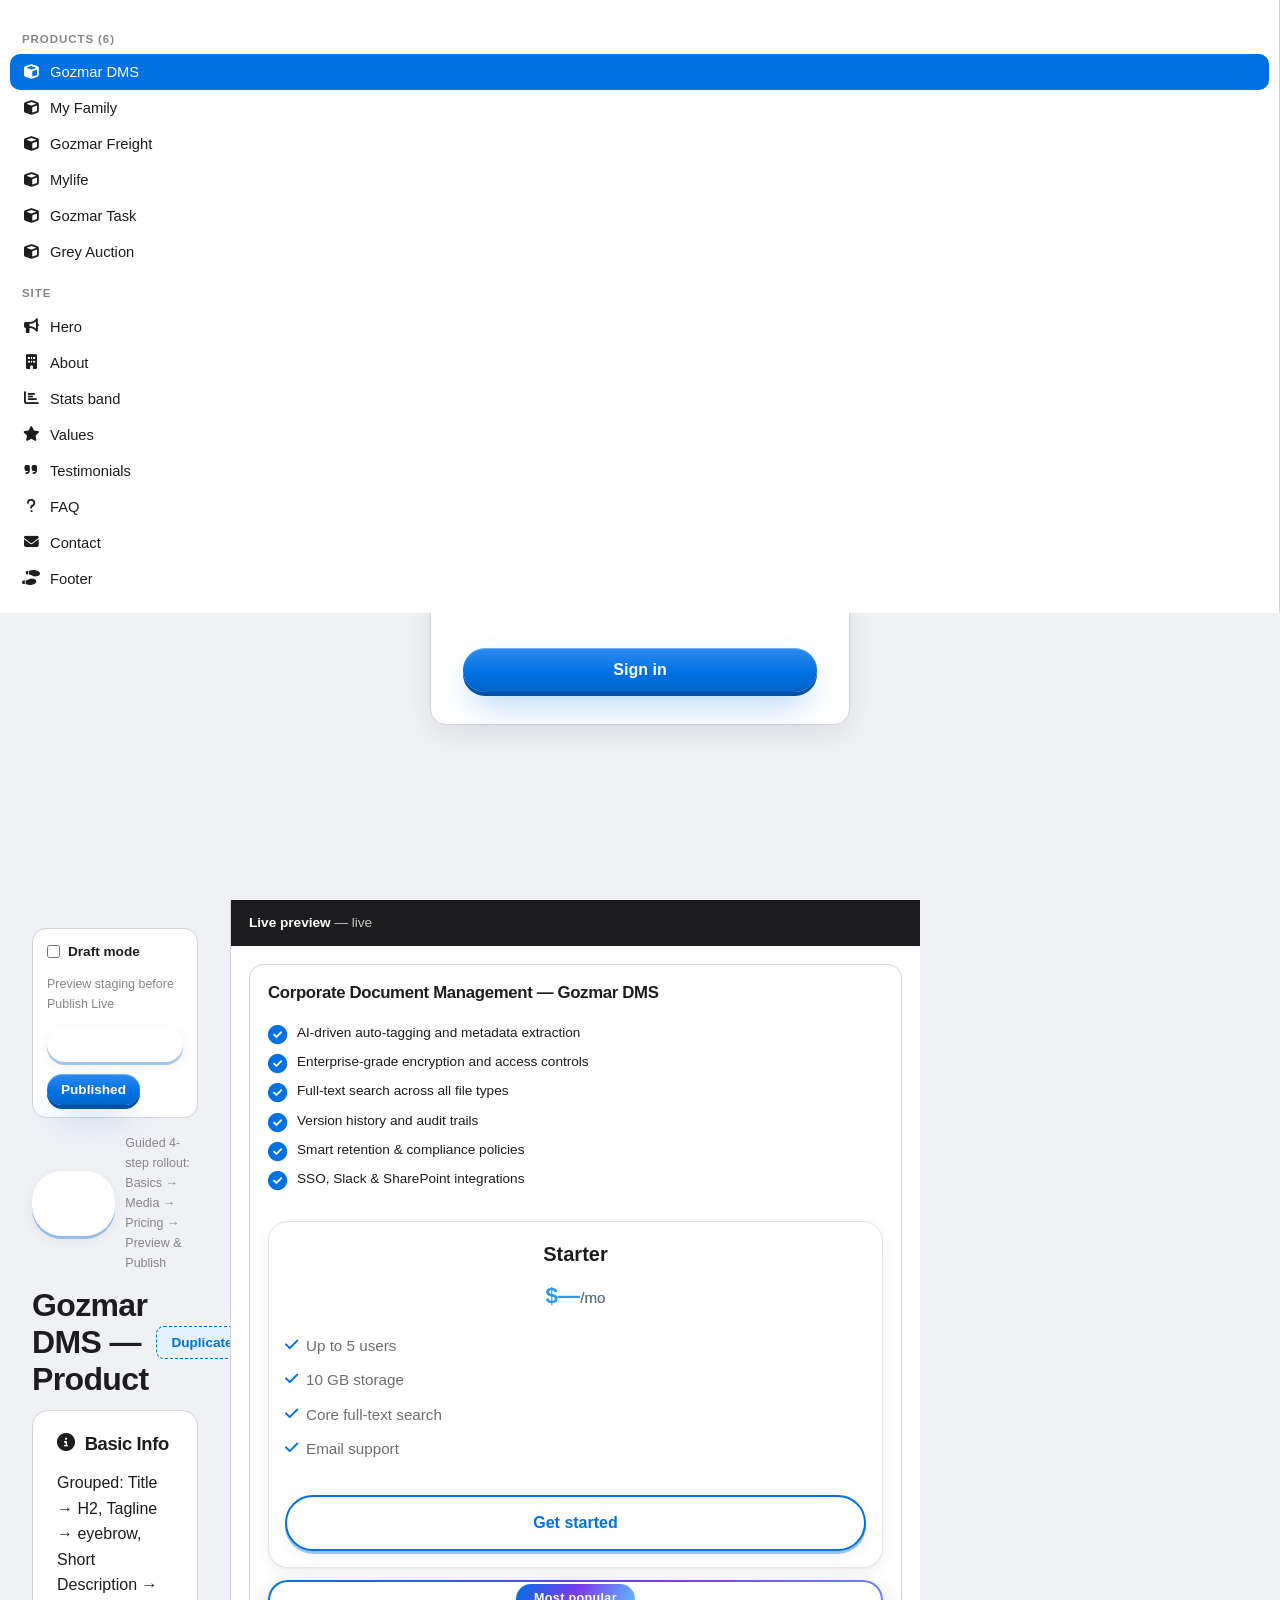
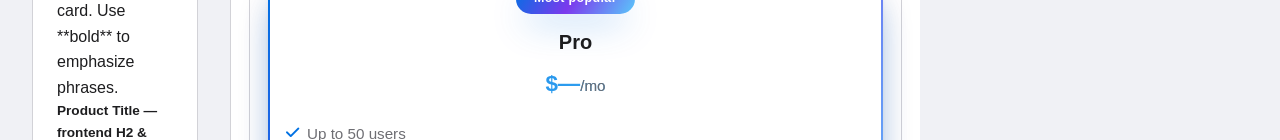
<file: admin.html>
<!DOCTYPE html>
<html lang="en">
<head>
    <meta charset="UTF-8">
    <meta name="viewport" content="width=device-width, initial-scale=1.0">
    <title>Gozmar CMS — Admin Dashboard</title>
    <meta name="robots" content="noindex">
    <link rel="stylesheet" href="https://cdnjs.cloudflare.com/ajax/libs/font-awesome/6.5.2/css/all.min.css">
    <link rel="stylesheet" href="css/styles.css?v=20260828b">
    <link rel="stylesheet" href="css/admin.css?v=20260828b">
</head>
<body class="admin-body">
    <header class="admin-topbar">
        <div class="admin-brand"><i class="fas fa-cube"></i> Gozmar <span>CMS</span></div>
        <div class="admin-actions">
            <span id="cmsMode" class="dirty-flag" hidden></span>
            <span id="dirtyFlag" class="dirty-flag" hidden>● Unsaved changes</span>
            <a href="index.html" target="_blank" class="btn btn-outline btn-sm">View site ↗</a>
            <button id="btnPublish" class="btn btn-outline btn-sm">Save to DB</button>
            <button id="btnSignOut" class="btn btn-outline btn-sm" hidden>Sign out</button>
            <button id="btnImport" class="btn btn-outline btn-sm">Import</button>
            <button id="btnExport" class="btn btn-outline btn-sm">Export</button>
            <button id="btnReset" class="btn btn-outline btn-sm">Reset</button>
            <button id="btnSave" class="btn btn-primary btn-sm">Save changes</button>
            <input type="file" id="fileImport" accept="application/json" hidden>
        </div>
    </header>

    <section id="authGate" class="auth-gate" aria-labelledby="authTitle">
        <div class="auth-card">
            <div class="admin-brand auth-brand"><i class="fas fa-lock"></i> Gozmar <span>CMS</span></div>
            <h1 id="authTitle">Admin sign in</h1>
            <p>Sign in with your PocketBase admin account to manage published content. Leave empty PocketBase URL in <code>js/cms-config.js</code> for local-only mode.</p>
            <form id="loginForm" novalidate>
                <div class="field">
                    <label for="loginEmail">Email</label>
                    <input type="email" id="loginEmail" autocomplete="username" required>
                </div>
                <div class="field">
                    <label for="loginPassword">Password</label>
                    <input type="password" id="loginPassword" autocomplete="current-password" required>
                </div>
                <p id="loginStatus" class="login-status" role="alert" aria-live="polite"></p>
                <button type="submit" class="btn btn-primary">Sign in</button>
            </form>
        </div>
    </section>

    <div id="adminLayout" class="admin-layout" hidden>
        <nav class="admin-sidebar" id="tabs" aria-label="Content sections"></nav>
        <main class="admin-main">
            <!-- Draft & Preview bar (Staging → Publish Live safety) -->
            <div id="draftBar" class="draft-bar" hidden>
                <label class="draft-toggle"><input type="checkbox" id="draftToggle"> <span>Draft mode</span> <span id="draftBadge" class="badge badge-draft" hidden>Draft — not live</span></label>
                <span class="draft-hint">Preview staging before Publish Live</span>
                <button id="btnPreviewStaging" class="btn btn-outline btn-sm">Preview staging</button>
                <button id="btnPublishLive" class="btn btn-primary btn-sm">Publish Live</button>
            </div>
            <!-- New product wizard trigger -->
            <div class="wizard-trigger">
                <button id="btnNewProduct" class="btn btn-outline btn-sm"><i class="fas fa-plus"></i> New product (wizard)</button>
                <span class="hint">Guided 4-step rollout: Basics → Media → Pricing → Preview & Publish</span>
            </div>
            <div id="adminRoot" class="admin-form"></div>
            <!-- Wizard modal -->
            <div id="wizardModal" class="wizard-modal" hidden role="dialog" aria-modal="true" aria-labelledby="wizardTitle">
                <div class="wizard-card">
                    <div class="wizard-head">
                        <h2 id="wizardTitle"><i class="fas fa-wand-magic-sparkles"></i> New Product — Step <span id="wizStepNum">1</span> of 4</h2>
                        <button id="wizClose" class="icon-btn" aria-label="Close">✕</button>
                    </div>
                    <div class="wizard-steps">
                        <span class="wiz-step active" data-s="1">1 Basics</span><span class="wiz-sep">—</span>
                        <span class="wiz-step" data-s="2">2 Media & Features</span><span class="wiz-sep">—</span>
                        <span class="wiz-step" data-s="3">3 Pricing & Relations</span><span class="wiz-sep">—</span>
                        <span class="wiz-step" data-s="4">4 Preview & Publish</span>
                    </div>
                    <div id="wizBody" class="wizard-body"></div>
                    <div class="wizard-foot">
                        <button id="wizBack" class="btn btn-outline btn-sm" disabled>Back</button>
                        <span style="flex:1"></span>
                        <button id="wizNext" class="btn btn-primary btn-sm">Next →</button>
                        <button id="wizCreate" class="btn btn-primary btn-sm" hidden>Create product</button>
                    </div>
                </div>
            </div>
        </main>
        <aside class="admin-preview">
            <div class="preview-head">Live preview <span id="previewMode" class="preview-mode">— live</span></div>
            <div id="preview" class="preview-body"></div>
        </aside>
    </div>

    <script src="js/cms-config.js?v=20260828b"></script>
    <script src="js/cms-data.js?v=20260828b"></script>
    <script src="js/cms.js?v=20260828b"></script>
    <script src="js/admin.js?v=20260828b"></script>
    <script>
      // Cache-bust + localStorage migration guard: clear corrupted old saves
      (function(){
        try {
          var raw = localStorage.getItem('gozmar_cms_v1');
          if(raw){
            var d = JSON.parse(raw);
            if(!d.products || !d.site) throw new Error('invalid');
            // if old products lack new fields, force refresh from defaults on next load
            var needsMigrate = Object.values(d.products).some(function(p){ return !p.commerce || !p.media || !Array.isArray(p.media.images); });
            if(needsMigrate) {
              console.warn('Migrating old CMS data — clearing stale localStorage');
              localStorage.removeItem('gozmar_cms_v1');
              location.reload();
            }
          }
        } catch(e){ try{ localStorage.removeItem('gozmar_cms_v1'); }catch(ee){} }
        // Global error trap to show why admin is blank
        window.addEventListener('error', function(ev){
          var root = document.getElementById('adminRoot');
          if(root && !root.innerHTML.trim()){
            root.innerHTML = '<div class="section-block" style="border-color:#f5b5b5;background:#fff0f0"><h2>Admin failed to load</h2><p style="color:#8a0010">'+ (ev.message||ev.error||'Unknown error') +'</p><p class="hint">Try: hard refresh Ctrl+F5, then <a href="#" onclick="localStorage.removeItem(\'gozmar_cms_v1\');location.reload();return false">clear saved data and reload</a>. Check console (F12) for details.</p></div>';
          }
        });
      })();
    </script>
</body>
</html>
</file>
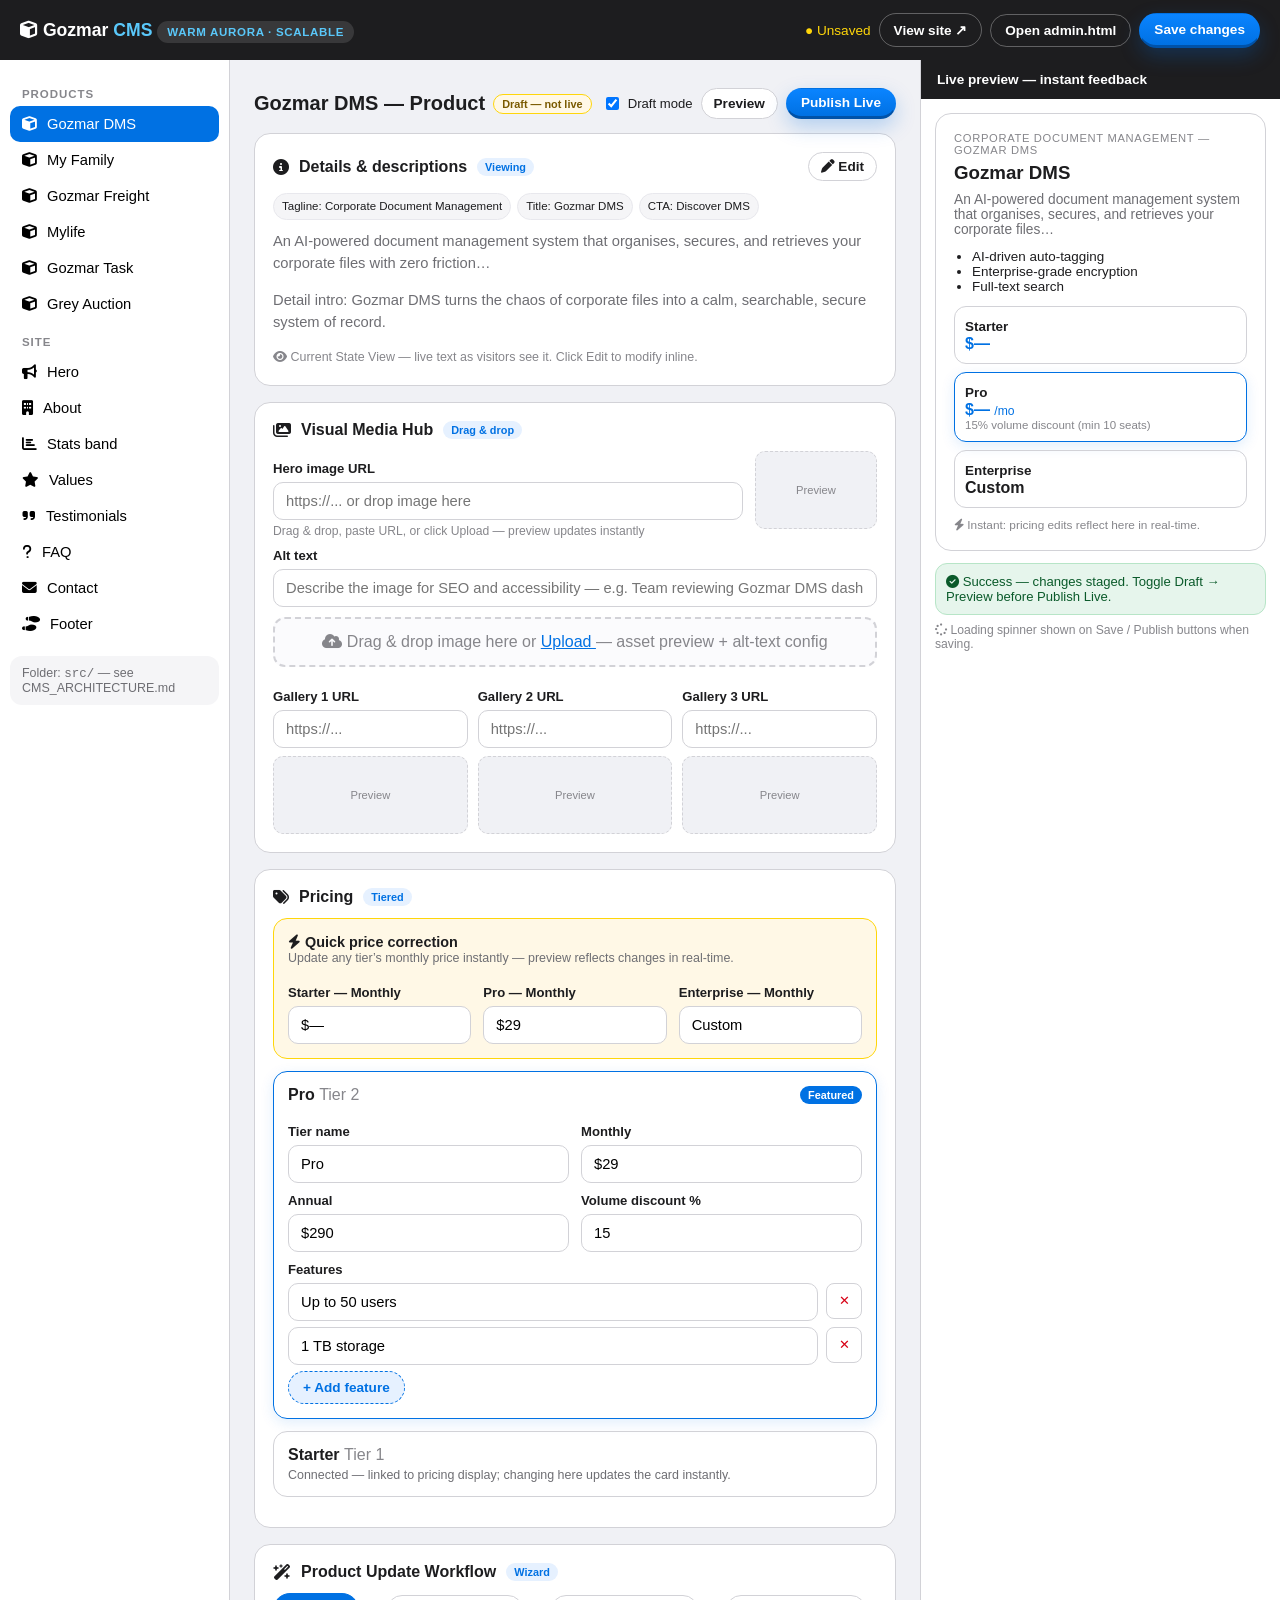
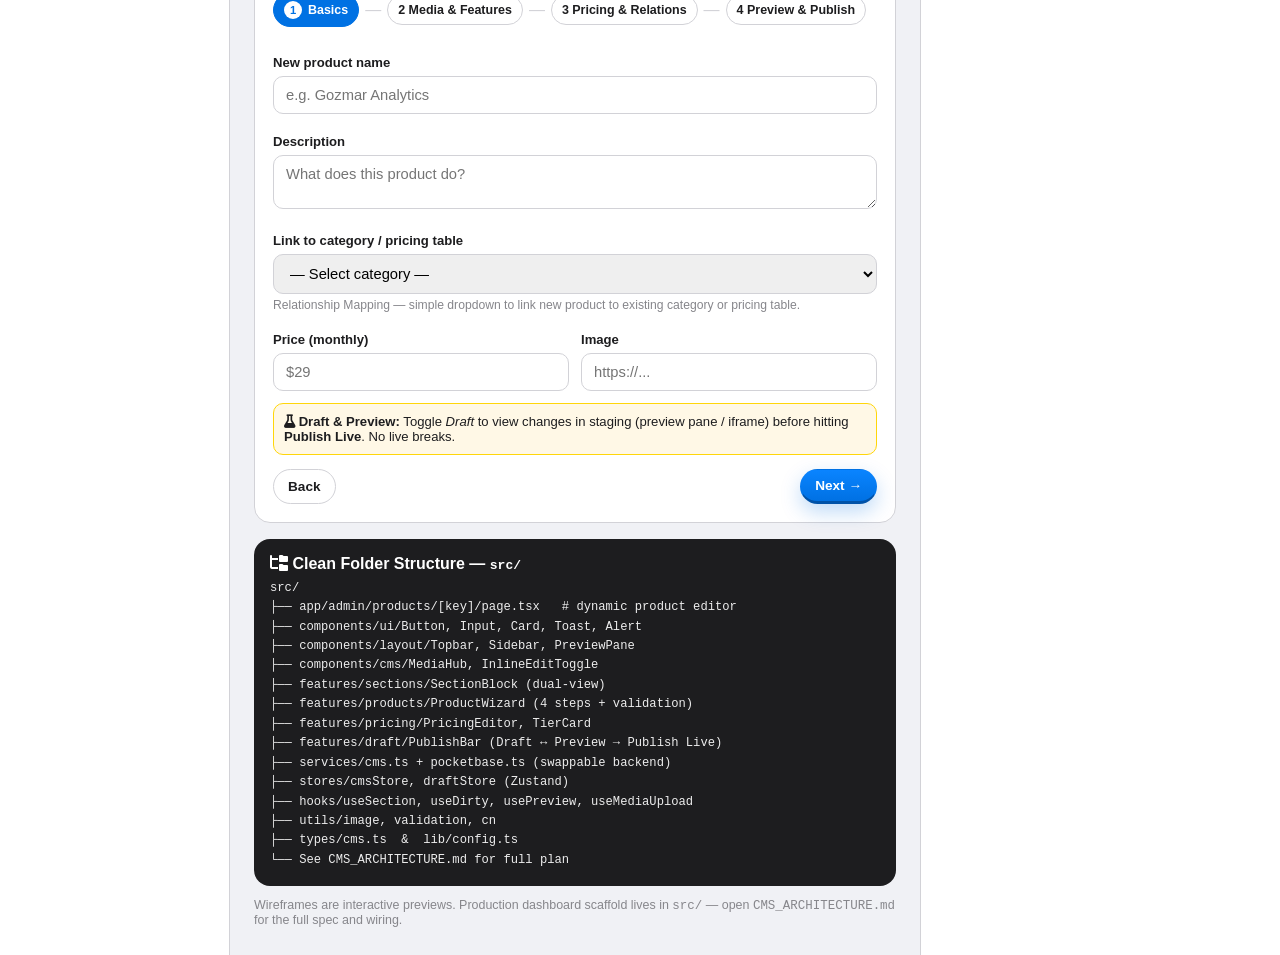
<file: cms-wireframes.html>
<!DOCTYPE html>
<html lang="en">
<head>
<meta charset="UTF-8">
<meta name="viewport" content="width=device-width, initial-scale=1.0">
<title>Gozmar CMS — Wireframes & Architecture Preview</title>
<link rel="stylesheet" href="https://cdnjs.cloudflare.com/ajax/libs/font-awesome/6.5.2/css/all.min.css">
<style>
*{box-sizing:border-box} body{margin:0;font-family:-apple-system,BlinkMacSystemFont,"Segoe UI",Roboto,Helvetica,Arial,sans-serif;background:#f0f1f5;color:#1d1d1f}
a{color:inherit}
.topbar{height:60px;display:flex;align-items:center;justify-content:space-between;padding:0 20px;background:#1d1d1f;color:#fff;position:sticky;top:0;z-index:10}
.brand{font-weight:700;font-size:1.1rem}.brand span{color:#5ac8fa}
.pill{font-size:.72rem;letter-spacing:.06em;text-transform:uppercase;background:rgba(255,255,255,.12);padding:5px 10px;border-radius:999px}
.btn{border-radius:999px;padding:8px 14px;font-size:.85rem;font-weight:600;border:1px solid transparent;cursor:pointer}
.btn-primary{background:linear-gradient(180deg,#0a84ff,#0071e3);color:#fff;border-bottom:3px solid #0052a8;box-shadow:0 8px 20px rgba(0,113,227,.25)}
.btn-outline{background:#fff;border-color:#d2d2d7;color:#1d1d1f}
.btn-ghost{background:transparent;border-color:rgba(255,255,255,.3);color:#fff}
.shell{display:grid;grid-template-columns:230px 1fr 360px;min-height:calc(100vh - 60px)}
.sidebar{background:#fff;border-right:1px solid #d2d2d7;padding:14px 10px;overflow:auto}
.group{font-size:.72rem;letter-spacing:.08em;text-transform:uppercase;color:#86868b;font-weight:700;padding:14px 12px 6px}
.tab{width:100%;text-align:left;display:flex;gap:10px;align-items:center;padding:10px 12px;border-radius:10px;border:none;background:none;cursor:pointer;font-size:.92rem}
.tab.active{background:#0071e3;color:#fff}.tab:hover:not(.active){background:#f0f1f5}
.main{overflow:auto;padding:28px 24px}
.preview{background:#fff;border-left:1px solid #d2d2d7;overflow:auto}
.preview-head{position:sticky;top:0;background:#1d1d1f;color:#fff;padding:12px 16px;font-size:.85rem;font-weight:600}
.card{background:#fff;border:1px solid #d2d2d7;border-radius:16px;padding:18px;margin-bottom:16px}
.card.editing{border-color:#0071e3;box-shadow:0 4px 14px rgba(0,113,227,.12);outline:1px solid rgba(0,113,227,.18)}
.card-head{display:flex;align-items:center;gap:10px;margin-bottom:12px}
.badge{font-size:.68rem;font-weight:700;padding:3px 8px;border-radius:999px}
.badge-view{background:#e6f1ff;color:#0071e3}.badge-edit{background:#0071e3;color:#fff}
.badge-draft{background:#fff8e6;color:#7a5a00;border:1px solid #ffd60a}
.field label{display:block;font-size:.82rem;font-weight:600;margin:10px 0 6px}
.field input,.field textarea,.field select{width:100%;padding:10px 12px;border:1px solid #d2d2d7;border-radius:10px;font:inherit;font-size:.92rem}
.field input:focus,.field textarea:focus,.field select:focus{outline:none;border-color:#0071e3;box-shadow:0 0 0 3px rgba(0,113,227,.18)}
.thumb{width:122px;height:78px;border-radius:10px;border:1px dashed #d2d2d7;background:#f0f1f5;background-size:cover;background-position:center;display:grid;place-items:center;color:#86868b;font-size:.7rem;text-align:center;flex-shrink:0}
.row{display:flex;gap:12px;align-items:flex-start}.row .field{flex:1}
.two{grid-template-columns:1fr 1fr;display:grid;gap:12px}
.tier{border:1px solid #d2d2d7;border-radius:14px;padding:14px;margin-bottom:12px}
.tier.featured{border-color:#0071e3;box-shadow:0 4px 14px rgba(0,113,227,.12)}
.chips{display:flex;gap:6px;flex-wrap:wrap;margin-top:8px}
.chip{font-size:.72rem;background:#f5f5f7;border:1px solid #e8e8ed;border-radius:999px;padding:4px 8px}
.wizard-steps{display:flex;gap:6px;align-items:center;overflow:auto;padding-bottom:6px}
.step{white-space:nowrap;font-size:.78rem;font-weight:700;padding:7px 10px;border-radius:999px;border:1px solid #d2d2d7;background:#fff;display:inline-flex;gap:6px;align-items:center}
.step.active{background:#0071e3;color:#fff;border-color:#0071e3}
.step.done{background:#e6f5ec;color:#0a7a3a;border-color:#b7e5c7}
.drop{border:2px dashed #d2d2d7;border-radius:12px;padding:14px;text-align:center;color:#86868b;background:#fbfbfd}
.drop.drag{border-color:#0071e3;background:#e6f1ff;color:#0071e3}
.toast{position:fixed;bottom:20px;left:50%;transform:translateX(-50%);background:#1d1d1f;color:#fff;padding:10px 18px;border-radius:999px;font-size:.88rem;opacity:0;pointer-events:none;transition:.2s}
.toast.show{opacity:1}
@media(max-width:1100px){.shell{grid-template-columns:200px 1fr}.preview{display:none}}
@media(max-width:700px){.shell{grid-template-columns:1fr}.sidebar{display:none}.two{grid-template-columns:1fr}}
</style>
</head>
<body>
<header class="topbar">
  <div class="brand"><i class="fas fa-cube"></i> Gozmar <span>CMS</span> <span class="pill">Warm Aurora · Scalable</span></div>
  <div style="display:flex;gap:8px;align-items:center">
    <span style="color:#ffd60a;font-size:.85rem">● Unsaved</span>
    <a href="index.html" target="_blank" class="btn btn-ghost" style="text-decoration:none">View site ↗</a>
    <a href="admin.html" class="btn btn-ghost" style="text-decoration:none">Open admin.html</a>
    <button class="btn btn-primary" onclick="toast('Wireframe only — open admin.html to edit live')">Save changes</button>
  </div>
</header>

<div class="shell">
  <nav class="sidebar" aria-label="Sections">
    <div class="group">Products</div>
    <button class="tab active"><i class="fas fa-cube"></i> Gozmar DMS</button>
    <button class="tab"><i class="fas fa-cube"></i> My Family</button>
    <button class="tab"><i class="fas fa-cube"></i> Gozmar Freight</button>
    <button class="tab"><i class="fas fa-cube"></i> Mylife</button>
    <button class="tab"><i class="fas fa-cube"></i> Gozmar Task</button>
    <button class="tab"><i class="fas fa-cube"></i> Grey Auction</button>
    <div class="group">Site</div>
    <button class="tab"><i class="fas fa-bullhorn"></i> Hero</button>
    <button class="tab"><i class="fas fa-building"></i> About</button>
    <button class="tab"><i class="fas fa-chart-bar"></i> Stats band</button>
    <button class="tab"><i class="fas fa-star"></i> Values</button>
    <button class="tab"><i class="fas fa-quote-right"></i> Testimonials</button>
    <button class="tab"><i class="fas fa-question"></i> FAQ</button>
    <button class="tab"><i class="fas fa-envelope"></i> Contact</button>
    <button class="tab"><i class="fas fa-shoe-prints"></i> Footer</button>
    <div style="margin-top:14px;padding:10px 12px;background:#f5f5f7;border-radius:12px;font-size:.78rem;color:#6e6e73">Folder: <code>src/</code> — see CMS_ARCHITECTURE.md</div>
  </nav>

  <main class="main">
    <div style="display:flex;gap:8px;align-items:center;margin-bottom:14px;flex-wrap:wrap">
      <h1 style="margin:0;font-size:1.25rem">Gozmar DMS — Product</h1>
      <span class="badge badge-draft">Draft — not live</span>
      <span style="margin-left:auto;display:flex;gap:8px">
        <label style="font-size:.82rem;display:flex;gap:6px;align-items:center"><input type="checkbox" checked> Draft mode</label>
        <button class="btn btn-outline" style="padding:6px 12px">Preview</button>
        <button class="btn btn-primary" style="padding:6px 14px" onclick="toast('✓ Published live — PocketBase PATCH')">Publish Live</button>
      </span>
    </div>

    <!-- Dual-view SectionBlock: VIEWING -->
    <div class="card" id="viewCard">
      <div class="card-head">
        <i class="fas fa-info-circle"></i><strong>Details & descriptions</strong>
        <span class="badge badge-view">Viewing</span>
        <span style="margin-left:auto"><button class="btn btn-outline" style="padding:6px 12px" onclick="toggleEdit(true)"><i class="fas fa-pen"></i> Edit</button></span>
      </div>
      <div style="color:#1d1d1f;font-size:.92rem;line-height:1.5">
        <div class="chips"><span class="chip">Tagline: Corporate Document Management</span><span class="chip">Title: Gozmar DMS</span><span class="chip">CTA: Discover DMS</span></div>
        <p style="color:#6e6e73;margin:10px 0 0">An AI-powered document management system that organises, secures, and retrieves your corporate files with zero friction…</p>
        <p style="color:#6e6e73">Detail intro: Gozmar DMS turns the chaos of corporate files into a calm, searchable, secure system of record.</p>
        <div style="margin-top:8px;font-size:.78rem;color:#86868b"><i class="fas fa-eye"></i> Current State View — live text as visitors see it. Click Edit to modify inline.</div>
      </div>
    </div>

    <!-- Dual-view SectionBlock: EDITING -->
    <div class="card editing" id="editCard" hidden>
      <div class="card-head">
        <i class="fas fa-info-circle"></i><strong>Details & descriptions</strong>
        <span class="badge badge-edit">Editing</span>
        <span style="margin-left:auto;display:flex;gap:8px">
          <button class="btn btn-outline" style="padding:6px 12px" onclick="toggleEdit(false)">Cancel</button>
          <button class="btn btn-primary" style="padding:6px 12px" onclick="toast('✓ Changes saved — preview updated');toggleEdit(false)"><i class="fas fa-check"></i> Save</button>
        </span>
      </div>
      <div class="two">
        <div class="field"><label>Tagline</label><input value="Corporate Document Management"></div>
        <div class="field"><label>Title (feature row)</label><input value="Gozmar DMS"></div>
      </div>
      <div class="field"><label>CTA button label</label><input value="Discover DMS"></div>
      <div class="field"><label>Summary (feature row)</label><textarea rows="3">An AI-powered document management system that organises, secures, and retrieves your corporate files with zero friction…</textarea></div>
      <div class="field"><label>Detail intro</label><textarea rows="2">Gozmar DMS turns the chaos of corporate files into a calm, searchable, secure system of record…</textarea></div>
      <div style="margin-top:8px;background:#e6f1ff;border:1px solid #b5d3ff;border-radius:10px;padding:8px 10px;font-size:.82rem;color:#00408a"><i class="fas fa-circle-info"></i> Inline Editing Mode — fields sit directly next to content they modify (Component Closeness). Blue ring = editing. Saving shows spinner + toast.</div>
    </div>

    <!-- Visual Media Hub -->
    <div class="card">
      <div class="card-head"><i class="fas fa-images"></i><strong>Visual Media Hub</strong> <span class="badge badge-view">Drag & drop</span></div>
      <div class="row">
        <div class="field" style="margin:0"><label>Hero image URL</label><input id="heroUrl" type="url" placeholder="https://... or drop image here" value="" oninput="updateThumb(this.value)"><div style="font-size:.76rem;color:#86868b;margin-top:4px">Drag & drop, paste URL, or click Upload — preview updates instantly</div></div>
        <div id="thumb" class="thumb">Preview</div>
      </div>
      <div class="field"><label>Alt text</label><input placeholder="Describe the image for SEO and accessibility — e.g. Team reviewing Gozmar DMS dashboard"></div>
      <div id="drop" class="drop" style="margin-top:10px" ondragover="event.preventDefault();this.classList.add('drag')" ondragleave="this.classList.remove('drag')" ondrop="onDrop(event)"><i class="fas fa-cloud-arrow-up"></i> Drag & drop image here or <label style="color:#0071e3;cursor:pointer;text-decoration:underline">Upload <input type="file" accept="image/*" hidden onchange="onFile(this.files[0])"></label> — asset preview + alt-text config</div>
      <div style="display:grid;grid-template-columns:repeat(3,1fr);gap:10px;margin-top:12px">
        <div class="field" style="margin:0"><label>Gallery 1 URL</label><input type="url" placeholder="https://..."><div class="thumb" style="margin-top:8px;width:100%">Preview</div></div>
        <div class="field" style="margin:0"><label>Gallery 2 URL</label><input type="url" placeholder="https://..."><div class="thumb" style="margin-top:8px;width:100%">Preview</div></div>
        <div class="field" style="margin:0"><label>Gallery 3 URL</label><input type="url" placeholder="https://..."><div class="thumb" style="margin-top:8px;width:100%">Preview</div></div>
      </div>
    </div>

    <!-- Connected Pricing Cards -->
    <div class="card">
      <div class="card-head"><i class="fas fa-tags"></i><strong>Pricing</strong> <span class="badge badge-view">Tiered</span></div>
      <div style="background:#fff8e6;border:1px solid #ffd60a;border-radius:14px;padding:14px;margin-bottom:12px">
        <strong style="font-size:.9rem"><i class="fas fa-bolt"></i> Quick price correction</strong>
        <div style="font-size:.78rem;color:#6e6e73;margin-bottom:10px">Update any tier’s monthly price instantly — preview reflects changes in real-time.</div>
        <div class="two" style="grid-template-columns:repeat(3,1fr)">
          <div class="field" style="margin:0"><label>Starter — Monthly</label><input value="$—"></div>
          <div class="field" style="margin:0"><label>Pro — Monthly</label><input value="$29"></div>
          <div class="field" style="margin:0"><label>Enterprise — Monthly</label><input value="Custom"></div>
        </div>
      </div>
      <div class="tier featured">
        <div style="display:flex;justify-content:space-between;align-items:center;margin-bottom:10px"><strong>Pro <span style="font-weight:400;color:#86868b">Tier 2</span></strong><span class="badge badge-edit">Featured</span></div>
        <div class="two"><div class="field" style="margin:0"><label>Tier name</label><input value="Pro"></div><div class="field" style="margin:0"><label>Monthly</label><input value="$29"></div></div>
        <div class="two"><div class="field" style="margin:0"><label>Annual</label><input value="$290"></div><div class="field" style="margin:0"><label>Volume discount %</label><input value="15"></div></div>
        <div class="field"><label>Features</label><div style="display:flex;gap:8px;margin-bottom:6px"><input value="Up to 50 users" style="flex:1"><button style="width:36px;height:36px;border-radius:8px;border:1px solid #d2d2d7;background:#fff;color:#d70015">✕</button></div><div style="display:flex;gap:8px;margin-bottom:6px"><input value="1 TB storage" style="flex:1"><button style="width:36px;height:36px;border-radius:8px;border:1px solid #d2d2d7;background:#fff;color:#d70015">✕</button></div><button class="btn btn-outline" style="border-style:dashed;border-color:#0071e3;color:#0071e3;background:#e6f1ff">+ Add feature</button></div>
      </div>
      <div class="tier"><strong>Starter <span style="font-weight:400;color:#86868b">Tier 1</span></strong><div style="font-size:.78rem;color:#6e6e73;margin-top:4px">Connected — linked to pricing display; changing here updates the card instantly.</div></div>
    </div>

    <!-- Product Update Workflow — Wizard -->
    <div class="card">
      <div class="card-head"><i class="fas fa-wand-magic-sparkles"></i><strong>Product Update Workflow</strong> <span class="badge badge-view">Wizard</span></div>
      <div class="wizard-steps">
        <span class="step active"><span style="width:18px;height:18px;border-radius:50%;background:#fff;color:#0071e3;display:grid;place-items:center;font-size:.7rem">1</span> Basics</span>
        <span style="color:#d2d2d7">—</span><span class="step">2 Media & Features</span>
        <span style="color:#d2d2d7">—</span><span class="step">3 Pricing & Relations</span>
        <span style="color:#d2d2d7">—</span><span class="step">4 Preview & Publish</span>
      </div>
      <div style="margin-top:12px;display:grid;gap:10px">
        <div class="field"><label>New product name</label><input placeholder="e.g. Gozmar Analytics"></div>
        <div class="field"><label>Description</label><textarea rows="2" placeholder="What does this product do?"></textarea></div>
        <div class="field"><label>Link to category / pricing table</label><select><option>— Select category —</option><option>Corporate (DMS)</option><option>Family</option><option>Logistics (Freight)</option><option>Productivity (Mylife/Task)</option></select><div style="font-size:.76rem;color:#86868b;margin-top:4px">Relationship Mapping — simple dropdown to link new product to existing category or pricing table.</div></div>
        <div class="two"><div class="field" style="margin:0"><label>Price (monthly)</label><input placeholder="$29"></div><div class="field" style="margin:0"><label>Image</label><input type="url" placeholder="https://..."></div></div>
      </div>
      <div style="margin-top:12px;background:#fff8e6;border:1px solid #ffd60a;border-radius:10px;padding:10px;font-size:.82rem"><i class="fas fa-flask"></i> <strong>Draft & Preview:</strong> Toggle <em>Draft</em> to view changes in staging (preview pane / iframe) before hitting <strong>Publish Live</strong>. No live breaks.</div>
      <div style="display:flex;justify-content:space-between;margin-top:14px"><button class="btn btn-outline" disabled>Back</button><button class="btn btn-primary" onclick="toast('Wizard: Next → Media & Features')">Next →</button></div>
    </div>

    <div style="background:#1d1d1f;color:#fff;border-radius:16px;padding:16px;margin-top:8px">
      <div style="font-weight:700;margin-bottom:6px"><i class="fas fa-folder-tree"></i> Clean Folder Structure — <code>src/</code></div>
      <pre style="margin:0;white-space:pre-wrap;font-size:.76rem;line-height:1.6;opacity:.92">src/
├── app/admin/products/[key]/page.tsx   # dynamic product editor
├── components/ui/Button, Input, Card, Toast, Alert
├── components/layout/Topbar, Sidebar, PreviewPane
├── components/cms/MediaHub, InlineEditToggle
├── features/sections/SectionBlock (dual-view)
├── features/products/ProductWizard (4 steps + validation)
├── features/pricing/PricingEditor, TierCard
├── features/draft/PublishBar (Draft ↔ Preview → Publish Live)
├── services/cms.ts + pocketbase.ts (swappable backend)
├── stores/cmsStore, draftStore (Zustand)
├── hooks/useSection, useDirty, usePreview, useMediaUpload
├── utils/image, validation, cn
├── types/cms.ts  &  lib/config.ts
└── See CMS_ARCHITECTURE.md for full plan</pre>
    </div>

    <div style="margin-top:12px;font-size:.78rem;color:#86868b">Wireframes are interactive previews. Production dashboard scaffold lives in <code>src/</code> — open <code>CMS_ARCHITECTURE.md</code> for the full spec and wiring.</div>
  </main>

  <aside class="preview">
    <div class="preview-head">Live preview — instant feedback</div>
    <div style="padding:14px">
      <div class="card" style="margin:0">
        <div style="font-size:.7rem;letter-spacing:.06em;text-transform:uppercase;color:#86868b">Corporate Document Management — Gozmar DMS</div>
        <h3 style="margin:6px 0 8px">Gozmar DMS</h3>
        <p style="font-size:.86rem;color:#6e6e73;margin:0">An AI-powered document management system that organises, secures, and retrieves your corporate files…</p>
        <ul style="font-size:.84rem;margin:12px 0 0;padding-left:18px"><li>AI-driven auto-tagging</li><li>Enterprise-grade encryption</li><li>Full-text search</li></ul>
        <div style="display:grid;gap:8px;margin-top:12px">
          <div style="border:1px solid #d2d2d7;border-radius:12px;padding:10px"><strong style="font-size:.84rem">Starter</strong><div style="color:#0071e3;font-weight:700">$—</div></div>
          <div style="border:1px solid #0071e3;box-shadow:0 4px 14px rgba(0,113,227,.12);border-radius:12px;padding:10px"><strong style="font-size:.84rem">Pro</strong><div style="color:#0071e3;font-weight:700">$— <span style="font-weight:400;font-size:.76rem">/mo</span></div><div style="font-size:.72rem;color:#86868b">15% volume discount (min 10 seats)</div></div>
          <div style="border:1px solid #d2d2d7;border-radius:12px;padding:10px"><strong style="font-size:.84rem">Enterprise</strong><div style="font-weight:700">Custom</div></div>
        </div>
        <div style="margin-top:10px;font-size:.74rem;color:#86868b"><i class="fas fa-bolt"></i> Instant: pricing edits reflect here in real-time.</div>
      </div>
      <div style="margin-top:12px;background:#e6f5ec;border:1px solid #b7e5c7;border-radius:12px;padding:10px;font-size:.82rem;color:#0a5a2a"><i class="fas fa-check-circle"></i> Success — changes staged. Toggle Draft → Preview before Publish Live.</div>
      <div style="margin-top:8px;background:#fff0f0;border:1px solid #f5b5b5;border-radius:12px;padding:10px;font-size:.82rem;color:#8a0010;display:none" id="err"><i class="fas fa-triangle-exclamation"></i> Error state example — shown on validation / save failure.</div>
      <div style="margin-top:8px;font-size:.76rem;color:#86868b"><i class="fas fa-spinner fa-spin"></i> Loading spinner shown on Save / Publish buttons when saving.</div>
    </div>
  </aside>
</div>

<div id="toast" class="toast">Saved</div>
<script>
function toast(msg){const t=document.getElementById('toast');t.textContent=msg;t.classList.add('show');setTimeout(()=>t.classList.remove('show'),1800)}
function toggleEdit(on){
  document.getElementById('viewCard').hidden=on;
  document.getElementById('editCard').hidden=!on;
  if(on) toast('Editing mode — blue ring + amber badge');
}
function updateThumb(v){
  const th=document.getElementById('thumb');
  if(v){th.style.backgroundImage='url("'+v.replace(/"/g,'&quot;')+'")';th.textContent=''} else {th.style.backgroundImage='';th.textContent='Preview'}
}
function onDrop(e){
  e.preventDefault();e.currentTarget.classList.remove('drag');
  const f=e.dataTransfer.files&&e.dataTransfer.files[0];
  if(f){const url=URL.createObjectURL(f);document.getElementById('heroUrl').value=url;updateThumb(url);toast('✓ Image dropped — preview updated')}
  else{const url=e.dataTransfer.getData('text/plain');if(url){document.getElementById('heroUrl').value=url;updateThumb(url)}}
}
function onFile(f){if(!f)return;const url=URL.createObjectURL(f);document.getElementById('heroUrl').value=url;updateThumb(url);toast('✓ Image selected')}
</script>
</body>
</html>
</file>
<file: css/styles.css>
/* ==========================================================================
   Gozmar Dynamics — Landing Page
   "Warm Aurora" — monochrome Apple bones + living gradient system:
   electric blue core, violet/cyan glow, warm amber accents, layered depth,
   3D press buttons, glass panels, tightened vertical rhythm.
   ========================================================================== */

/* ---------- Design tokens ---------- */
:root {
    --bg-light: #f5f5f7;
    --bg-white: #ffffff;
    --bg-dark: #1d1d1f;
    --text-primary: #1d1d1f;
    --text-secondary: #6e6e73;
    --accent: #0071e3;
    --accent-hover: #0077ed;
    --accent-deep: #0052a8;
    --accent-light: #5ac8fa;
    --violet: #7c3aed;
    --warm: #f59e0b;
    --warm-deep: #d97706;
    --coral: #fb7185;
    --border: #e2e4ea;

    --gradient: linear-gradient(135deg, #0071e3, #5ac8fa);
    --gradient-bold: linear-gradient(120deg, #0071e3 0%, #7c3aed 48%, #5ac8fa 100%);
    --gradient-warm: linear-gradient(135deg, #f59e0b, #fb7185);

    /* Layered depth shadows (offset + soft blur, never flat halos) */
    --shadow-sm: 0 1px 2px rgba(16, 24, 40, 0.05), 0 4px 14px rgba(16, 24, 40, 0.06);
    --shadow-md: 0 2px 4px rgba(16, 24, 40, 0.04), 0 14px 34px rgba(16, 24, 40, 0.10);
    --shadow-lg: 0 4px 10px rgba(16, 24, 40, 0.05), 0 28px 60px rgba(16, 24, 40, 0.13);
    --shadow-blue: 0 16px 36px -10px rgba(0, 113, 227, 0.45);
    --shadow-warm: 0 16px 36px -10px rgba(245, 158, 11, 0.45);

    --radius-lg: 20px;
    --radius-pill: 30px;

    --ease-out: cubic-bezier(0.16, 1, 0.3, 1);
    --transition: all 0.3s cubic-bezier(0.25, 0.46, 0.45, 0.94);
    --nav-height: 72px;

    /* Tightened vertical rhythm (was 100px — too spacious) */
    --section-pad: clamp(56px, 7vw, 76px);
}

/* Dark mode tokens */
[data-theme="dark"] {
    --bg-light: #121214;
    --bg-white: #1d1d1f;
    --txt-primary: #e5e5e5;
    --text-primary: #e5e5e5;
    --text-secondary: #a3a3a6;
    --border: #3a3a3d;
    --shadow-sm: 0 1px 2px rgba(0, 0, 0, 0.4), 0 4px 14px rgba(0, 0, 0, 0.4);
    --shadow-md: 0 2px 4px rgba(0, 0, 0, 0.4), 0 14px 34px rgba(0, 0, 0, 0.5);
    --shadow-lg: 0 4px 10px rgba(0, 0, 0, 0.45), 0 28px 60px rgba(0, 0, 0, 0.55);

    --nav-scrolled-bg: rgba(29, 29, 31, 0.9);
    --hero-bg: linear-gradient(180deg, #1d1d1f 0%, #121214 100%);
}

[data-theme="dark"] .hero {
    background: var(--hero-bg);
}

[data-theme="dark"] body {
    background-color: var(--bg-white);
}

[data-theme="dark"] .chip {
    background: rgba(29, 29, 31, 0.72);
    border-color: rgba(255, 255, 255, 0.12);
}

[data-theme="dark"] .hero-badge {
    background: rgba(29, 29, 31, 0.75);
    border-color: rgba(90, 200, 250, 0.30);
}

[data-theme="dark"] .slide-shade {
    background:
        radial-gradient(ellipse 70% 60% at 18% 40%, rgba(0, 113, 227, 0.10), transparent 70%),
        linear-gradient(100deg, rgba(13, 15, 29, 0.30) 0%, rgba(13, 15, 29, 0.62) 45%, rgba(13, 15, 29, 0.86) 100%);
}

[data-theme="dark"] .slide-tag,
[data-theme="dark"] .app-chip,
[data-theme="dark"] .float-chip {
    background: rgba(29, 29, 31, 0.78);
    border-color: rgba(255, 255, 255, 0.14);
    color: #f5f5f7;
}

[data-theme="dark"] .slide-sub {
    color: #c9cbd6;
}

:root {
    --nav-scrolled-bg: rgba(255, 255, 255, 0.9);
}

/* ---------- Reset & base ---------- */
* {
    margin: 0;
    padding: 0;
    box-sizing: border-box;
}

html {
    scroll-behavior: smooth;
}

/* Anchor offset so the fixed navbar never covers section headings */
section[id],
article[id],
.product-detail[id] {
    scroll-margin-top: calc(var(--nav-height) + 12px);
}

body {
    font-family: -apple-system, BlinkMacSystemFont, "Segoe UI", Roboto, Helvetica, Arial, sans-serif;
    color: var(--text-primary);
    background-color: var(--bg-white);
    line-height: 1.6;
    overflow-x: hidden;
}

a {
    text-decoration: none;
    color: inherit;
}

/* Scroll lock when mobile nav or a modal is open */
body.nav-open,
body.modal-open {
    overflow: hidden;
}

ul {
    list-style: none;
}

img {
    max-width: 100%;
    display: block;
}

h1, h2, h3 {
    line-height: 1.15;
    letter-spacing: -0.02em;
    font-weight: 700;
}

h2 {
    font-size: clamp(1.9rem, 3.6vw, 2.6rem);
    margin-bottom: 18px;
    text-wrap: balance;
}

/* ---------- Utilities ---------- */
.container {
    max-width: 1200px;
    margin: 0 auto;
    padding: 0 24px;
}

.section {
    padding: var(--section-pad) 0;
}

.visually-hidden {
    position: absolute;
    width: 1px;
    height: 1px;
    padding: 0;
    margin: -1px;
    overflow: hidden;
    clip: rect(0, 0, 0, 0);
    white-space: nowrap;
    border: 0;
}

.d-none {
    display: none !important;
}

.skip-link {
    position: absolute;
    left: -9999px;
    top: 0;
    background: var(--accent);
    color: #fff;
    padding: 12px 20px;
    border-radius: 0 0 8px 0;
    z-index: 3000;
}

.skip-link:focus {
    left: 0;
}

/* ---------- Dark Mode Toggle ---------- */
.dark-mode-toggle {
    position: fixed;
    top: 16px;
    right: 16px;
    width: 44px;
    height: 44px;
    border-radius: 50%;
    border: 2px solid var(--border);
    background: var(--bg-white);
    cursor: pointer;
    display: flex;
    align-items: center;
    justify-content: center;
    font-size: 1.2rem;
    z-index: 3000;
    transition: var(--transition);
    box-shadow: var(--shadow-sm);
}

.dark-mode-toggle:hover {
    background: var(--accent);
    border-color: var(--accent);
}

.dark-mode-toggle:hover i {
    color: #fff;
}

.dark-mode-toggle:last-of-type {
    display: none;
}

/* ==========================================================================
   BUTTONS — 3D press pills with real depth
   ========================================================================== */
.btn {
    display: inline-block;
    padding: 13px 30px;
    border-radius: var(--radius-pill);
    font-weight: 600;
    font-size: 1rem;
    transition: transform 0.18s var(--ease-out), box-shadow 0.25s var(--ease-out), background 0.25s, filter 0.25s;
    cursor: pointer;
    border: none;
    text-align: center;
    will-change: transform;
}

.btn-primary {
    color: #fff;
    background: linear-gradient(180deg, #2f8bef 0%, #0071e3 55%, #0064c8 100%);
    box-shadow:
        inset 0 1px 0 rgba(255, 255, 255, 0.32),
        inset 0 -1px 0 rgba(0, 0, 0, 0.10),
        0 4px 0 var(--accent-deep),
        var(--shadow-blue);
}

.btn-primary:hover {
    transform: translateY(-2px);
    filter: saturate(1.06);
    box-shadow:
        inset 0 1px 0 rgba(255, 255, 255, 0.32),
        inset 0 -1px 0 rgba(0, 0, 0, 0.10),
        0 6px 0 var(--accent-deep),
        0 22px 44px -10px rgba(0, 113, 227, 0.55);
}

.btn-primary:active {
    transform: translateY(2px);
    box-shadow:
        inset 0 1px 0 rgba(255, 255, 255, 0.25),
        0 1px 0 var(--accent-deep),
        0 6px 14px -6px rgba(0, 113, 227, 0.5);
}

.btn-outline {
    background: var(--bg-white);
    color: var(--accent);
    border: 2px solid var(--accent);
    box-shadow: 0 3px 0 rgba(0, 113, 227, 0.35), var(--shadow-sm);
}

.btn-outline:hover {
    background: #f0f7ff;
    transform: translateY(-2px);
    box-shadow: 0 5px 0 rgba(0, 113, 227, 0.35), var(--shadow-md);
}

.btn-outline:active {
    transform: translateY(1px);
    box-shadow: 0 1px 0 rgba(0, 113, 227, 0.35), var(--shadow-sm);
}

/* Light 3D buttons (on gradient CTA panel) */
.btn-light {
    color: #0b3a78;
    background: linear-gradient(180deg, #ffffff 0%, #eaf2ff 100%);
    box-shadow:
        inset 0 1px 0 rgba(255, 255, 255, 0.9),
        0 4px 0 rgba(9, 42, 96, 0.35),
        0 16px 32px -8px rgba(4, 16, 40, 0.5);
}

.btn-light:hover {
    transform: translateY(-2px);
    box-shadow:
        inset 0 1px 0 rgba(255, 255, 255, 0.9),
        0 6px 0 rgba(9, 42, 96, 0.35),
        0 22px 44px -10px rgba(4, 16, 40, 0.55);
}

.btn-light:active {
    transform: translateY(2px);
    box-shadow:
        inset 0 1px 0 rgba(255, 255, 255, 0.9),
        0 1px 0 rgba(9, 42, 96, 0.35),
        0 8px 16px -8px rgba(4, 16, 40, 0.5);
}

.btn-ghost {
    color: #fff;
    background: rgba(255, 255, 255, 0.08);
    border: 2px solid rgba(255, 255, 255, 0.65);
    backdrop-filter: blur(6px);
    -webkit-backdrop-filter: blur(6px);
}

.btn-ghost:hover {
    background: rgba(255, 255, 255, 0.16);
    transform: translateY(-2px);
}

.btn-ghost:active {
    transform: translateY(1px);
}

/* ---------- Navigation ---------- */
nav {
    position: fixed;
    top: 0;
    left: 0;
    width: 100%;
    z-index: 1000;
    padding: 20px 0;
    transition: var(--transition);
    background: transparent;
}

nav.scrolled {
    background: var(--nav-scrolled-bg);
    backdrop-filter: blur(20px);
    -webkit-backdrop-filter: blur(20px);
    box-shadow: var(--shadow-sm);
    padding: 12px 0;
}

.nav-inner {
    display: flex;
    align-items: center;
    justify-content: space-between;
}

.logo {
    font-size: 1.6rem;
    font-weight: 700;
    color: var(--text-primary);
}

.logo span {
    color: var(--accent);
}

.nav-links {
    display: flex;
    gap: 28px;
    align-items: center;
}

.nav-links a {
    font-weight: 500;
    color: var(--text-primary);
    transition: var(--transition);
    position: relative;
}

.nav-links a:not(.nav-cta)::after {
    content: '';
    position: absolute;
    left: 0;
    bottom: -6px;
    width: 100%;
    height: 2px;
    border-radius: 2px;
    background: var(--gradient);
    transform: scaleX(0);
    transform-origin: left;
    transition: transform 0.3s var(--ease-out);
}

.nav-links a:not(.nav-cta):hover::after,
.nav-links a:not(.nav-cta).active::after {
    transform: scaleX(1);
}

.nav-links a:hover,
.nav-links a.active {
    color: var(--accent);
}

.nav-cta {
    background: linear-gradient(180deg, #2f8bef 0%, #0071e3 60%, #0064c8 100%);
    color: #fff !important;
    padding: 10px 22px;
    border-radius: var(--radius-pill);
    font-weight: 600;
    box-shadow:
        inset 0 1px 0 rgba(255, 255, 255, 0.3),
        0 3px 0 var(--accent-deep),
        0 10px 20px -6px rgba(0, 113, 227, 0.5);
    transition: transform 0.18s var(--ease-out), box-shadow 0.25s var(--ease-out);
}

.nav-cta:hover {
    transform: translateY(-2px);
    box-shadow:
        inset 0 1px 0 rgba(255, 255, 255, 0.3),
        0 5px 0 var(--accent-deep),
        0 16px 28px -8px rgba(0, 113, 227, 0.55);
}

.nav-cta:active {
    transform: translateY(1px);
    box-shadow:
        inset 0 1px 0 rgba(255, 255, 255, 0.25),
        0 1px 0 var(--accent-deep);
}

/* Hamburger toggle (mobile) */
.nav-toggle {
    display: none;
    background: none;
    border: none;
    cursor: pointer;
    width: 32px;
    height: 24px;
    position: relative;
    z-index: 1001;
}

.nav-toggle span {
    position: absolute;
    left: 0;
    width: 100%;
    height: 2px;
    background: var(--text-primary);
    transition: var(--transition);
}

.nav-toggle span:nth-child(1) { top: 0; }
.nav-toggle span:nth-child(2) { top: 11px; }
.nav-toggle span:nth-child(3) { top: 22px; }

.nav-toggle.open span:nth-child(1) { top: 11px; transform: rotate(45deg); }
.nav-toggle.open span:nth-child(2) { opacity: 0; }
.nav-toggle.open span:nth-child(3) { top: 11px; transform: rotate(-45deg); }

/* ==========================================================================
   HERO — aurora field, dot grid, glass chips
   ========================================================================== */
.hero {
    min-height: 92vh;
    display: flex;
    align-items: center;
    background: linear-gradient(180deg, #f7f9ff 0%, #ffffff 100%);
    padding-top: var(--nav-height);
    position: relative;
    overflow: hidden;
}

/* Living background: aurora orbs + dot grid */
.hero-bg {
    position: absolute;
    inset: 0;
    pointer-events: none;
}

.orb {
    position: absolute;
    border-radius: 50%;
    filter: blur(70px);
    opacity: 0.55;
    will-change: transform;
}

.orb-blue {
    top: -12%;
    right: -6%;
    width: 560px;
    height: 560px;
    background: radial-gradient(circle at 30% 30%, rgba(0, 113, 227, 0.5), rgba(90, 200, 250, 0.18) 65%, transparent 75%);
    animation: drift 20s ease-in-out infinite alternate;
}

.orb-violet {
    top: 30%;
    right: 22%;
    width: 380px;
    height: 380px;
    background: radial-gradient(circle at 60% 40%, rgba(124, 58, 237, 0.34), transparent 70%);
    animation: drift 26s ease-in-out infinite alternate-reverse;
}

.orb-warm {
    bottom: -18%;
    left: -8%;
    width: 480px;
    height: 480px;
    background: radial-gradient(circle at 40% 40%, rgba(245, 158, 11, 0.30), rgba(251, 113, 133, 0.14) 60%, transparent 75%);
    animation: drift 24s ease-in-out infinite alternate;
}

.hero-grid {
    position: absolute;
    inset: 0;
    background-image: radial-gradient(circle, rgba(0, 113, 227, 0.16) 1px, transparent 1.4px);
    background-size: 34px 34px;
    -webkit-mask-image: radial-gradient(ellipse 90% 70% at 60% 35%, #000 20%, transparent 72%);
    mask-image: radial-gradient(ellipse 90% 70% at 60% 35%, #000 20%, transparent 72%);
}

@keyframes drift {
    from { transform: translate3d(0, 0, 0) scale(1); }
    to   { transform: translate3d(46px, -34px, 0) scale(1.14); }
}

.hero-inner {
    position: relative;
    z-index: 1;
    display: flex;
    align-items: center;
    justify-content: space-between;
    gap: 40px;
    width: 100%;
}

.hero-content {
    max-width: 700px;
    flex: 0 1 660px;
}

.hero-badge {
    display: inline-flex;
    align-items: center;
    gap: 8px;
    padding: 8px 18px;
    border-radius: var(--radius-pill);
    background: rgba(255, 255, 255, 0.75);
    border: 1px solid rgba(0, 113, 227, 0.22);
    backdrop-filter: blur(8px);
    -webkit-backdrop-filter: blur(8px);
    color: var(--accent);
    font-weight: 600;
    font-size: 0.9rem;
    margin-bottom: 22px;
    box-shadow: var(--shadow-sm);
}

.hero-badge i {
    font-size: 0.85rem;
}

.hero h1 {
    font-size: clamp(2.5rem, 6vw, 4rem);
    margin-bottom: 20px;
    text-wrap: balance;
}

.hero h1 em {
    font-style: normal;
    background: var(--gradient-bold);
    background-size: 280% 100%;
    -webkit-background-clip: text;
    background-clip: text;
    -webkit-text-fill-color: transparent;
    color: transparent;
    animation: gradientShift 9s ease infinite;
}

@keyframes gradientShift {
    0%, 100% { background-position: 0% 50%; }
    50%      { background-position: 100% 50%; }
}

.hero p {
    font-size: 1.25rem;
    color: var(--text-secondary);
    margin-bottom: 34px;
    max-width: 600px;
}

.hero-buttons {
    display: flex;
    gap: 16px;
    flex-wrap: wrap;
}

/* Floating glass product chips */
.hero-chips {
    position: relative;
    flex: 0 0 340px;
    height: 400px;
}

.chip {
    position: absolute;
    display: flex;
    align-items: center;
    gap: 14px;
    padding: 16px 20px;
    border-radius: 18px;
    background: rgba(255, 255, 255, 0.72);
    border: 1px solid rgba(255, 255, 255, 0.9);
    backdrop-filter: blur(14px);
    -webkit-backdrop-filter: blur(14px);
    box-shadow: var(--shadow-md);
    animation: floaty 7s ease-in-out infinite;
    will-change: transform;
}

.chip i {
    display: inline-flex;
    align-items: center;
    justify-content: center;
    width: 44px;
    height: 44px;
    border-radius: 13px;
    color: #fff;
    font-size: 1.15rem;
    flex-shrink: 0;
}

.chip strong {
    display: block;
    font-size: 0.95rem;
    letter-spacing: -0.01em;
}

.chip span {
    display: block;
    font-size: 0.8rem;
    color: var(--text-secondary);
    line-height: 1.35;
}

.chip-1 { top: 8%;  right: 4%;  animation-delay: 0s; }
.chip-1 i { background: var(--gradient); box-shadow: var(--shadow-blue); }

.chip-2 { top: 42%; right: 34%; animation-delay: -2.4s; }
.chip-2 i { background: linear-gradient(135deg, #7c3aed, #a78bfa); box-shadow: 0 16px 36px -10px rgba(124, 58, 237, 0.5); }

.chip-3 { bottom: 6%; right: 10%; animation-delay: -4.8s; }
.chip-3 i { background: var(--gradient-warm); box-shadow: var(--shadow-warm); }

@keyframes floaty {
    0%, 100% { transform: translateY(0); }
    50%      { transform: translateY(-14px); }
}

/* ---------- Stats band ---------- */
.stats-band {
    background: linear-gradient(180deg, #ffffff 0%, #f7f9ff 100%);
    border-top: 1px solid var(--bg-light);
    padding: 44px 0;
}

.stats-grid {
    display: grid;
    grid-template-columns: repeat(auto-fit, minmax(170px, 1fr));
    gap: 20px;
    text-align: center;
}

.stat {
    background: var(--bg-white);
    border: 1px solid var(--border);
    border-radius: 18px;
    padding: 22px 14px;
    box-shadow: var(--shadow-sm);
    transition: transform 0.3s var(--ease-out), box-shadow 0.3s var(--ease-out);
}

.stat:hover {
    transform: translateY(-4px);
    box-shadow: var(--shadow-md);
}

.stat-number {
    display: block;
    font-size: 2.4rem;
    font-weight: 700;
    background: var(--gradient);
    -webkit-background-clip: text;
    background-clip: text;
    -webkit-text-fill-color: transparent;
    color: transparent;
}

.stat-label {
    color: var(--text-secondary);
    font-size: 0.95rem;
}

/* ---------- Trust strip (integrations) ---------- */
.trust-strip {
    padding: 34px 0;
    background: var(--bg-white);
    border-bottom: 1px solid var(--bg-light);
}

.trust-title {
    text-align: center;
    font-size: 0.85rem;
    font-weight: 600;
    letter-spacing: 0.06em;
    text-transform: uppercase;
    color: var(--text-secondary);
    margin-bottom: 22px;
}

.trust-grid {
    display: flex;
    flex-wrap: wrap;
    justify-content: center;
    gap: 14px 36px;
}

.trust-item {
    display: inline-flex;
    align-items: center;
    gap: 10px;
    font-weight: 600;
    font-size: 1.05rem;
    color: var(--text-secondary);
    transition: var(--transition), color 0.3s;
    opacity: 0.85;
}

.trust-item i {
    font-size: 1.4rem;
}

.trust-item:hover {
    color: var(--text-primary);
    opacity: 1;
    transform: translateY(-2px);
}

/* ---------- About ---------- */
.about-grid {
    display: grid;
    grid-template-columns: 1fr 1fr;
    gap: 60px;
    align-items: center;
}

.about-image {
    position: relative;
}

.about-image::before {
    content: '';
    position: absolute;
    inset: auto -18px -18px 18%;
    height: 55%;
    background: var(--gradient-warm);
    opacity: 0.22;
    filter: blur(42px);
    border-radius: 40px;
    z-index: 0;
}

.about-image img {
    position: relative;
    z-index: 1;
    width: 100%;
    border-radius: var(--radius-lg);
    box-shadow: var(--shadow-lg);
}

.about-text p {
    color: var(--text-secondary);
    margin-bottom: 24px;
}

/* ---------- Product sections ---------- */
.product-section {
    background:
        radial-gradient(ellipse 70% 50% at 100% 0%, rgba(0, 113, 227, 0.05), transparent 70%),
        var(--bg-light);
    padding-bottom: calc(var(--section-pad) + 16px);
}

.product-section:nth-child(even) {
    background:
        radial-gradient(ellipse 70% 50% at 0% 100%, rgba(245, 158, 11, 0.05), transparent 70%),
        var(--bg-white);
}

.product-grid {
    display: grid;
    grid-template-columns: 1fr 1fr;
    gap: 72px;
    align-items: center;
}

/* Column swap done with `order` (replaces the old `direction: rtl` hack) */
.product-grid.reverse .product-text {
    order: 2;
}

.product-grid.reverse .product-image {
    order: 1;
}

.product-tagline {
    color: var(--accent);
    font-weight: 600;
    text-transform: uppercase;
    letter-spacing: 0.05em;
    margin-bottom: 12px;
    font-size: 0.9rem;
}

.product-text h2 {
    font-size: clamp(2rem, 3.5vw, 2.5rem);
    margin-bottom: 10px;
}

.product-text > p {
    color: var(--text-secondary);
    margin-bottom: 20px;
}

.product-features {
    margin: 20px 0 30px;
}

.product-features li {
    margin-bottom: 10px;
    display: flex;
    align-items: flex-start;
    gap: 10px;
}

.product-features i {
    color: var(--accent);
    font-size: 1.2rem;
    margin-top: 4px;
}

.product-image {
    position: relative;
}

.product-image::before {
    content: '';
    position: absolute;
    inset: 12% -20px -20px 12%;
    background: var(--gradient);
    opacity: 0.18;
    filter: blur(46px);
    border-radius: 40px;
    z-index: 0;
    transition: opacity 0.4s var(--ease-out);
}

.product-image:hover::before {
    opacity: 0.32;
}

.product-image img {
    position: relative;
    z-index: 1;
    width: 100%;
    border-radius: var(--radius-lg);
    box-shadow: var(--shadow-lg);
    transition: transform 0.45s var(--ease-out), box-shadow 0.45s var(--ease-out);
}

.product-image img:hover {
    transform: translateY(-6px) scale(1.015);
    box-shadow: var(--shadow-lg), var(--shadow-blue);
}

/* ---------- Product Overview Grid ---------- */
.product-overview {
    padding-top: 36px;
}

.product-nav-grid {
    display: grid;
    grid-template-columns: repeat(auto-fit, minmax(170px, 1fr));
    gap: 16px;
    max-width: 900px;
    margin-left: auto;
    margin-right: auto;
}

.product-nav-item {
    display: block;
    padding: 16px 20px;
    background: var(--bg-white);
    border: 1px solid var(--border);
    border-radius: 16px;
    text-align: center;
    font-weight: 600;
    color: var(--text-primary);
    text-decoration: none;
    transition: transform 0.25s var(--ease-out), box-shadow 0.25s var(--ease-out), border-color 0.25s;
    box-shadow: var(--shadow-sm);
}

.product-nav-item:hover {
    border-color: rgba(0, 113, 227, 0.5);
    transform: translateY(-4px);
    box-shadow: var(--shadow-md), var(--shadow-blue);
    color: var(--accent);
}

/* ---------- Product detail (expanded in-page sections) ---------- */
.product-detail {
    padding-top: 56px;
    border-top: 1px solid var(--border);
    background: var(--bg-white);
}

.detail-head {
    text-align: center;
    max-width: 780px;
    margin: 0 auto 44px;
}

.detail-head h2 {
    font-size: clamp(1.8rem, 3.2vw, 2.6rem);
    margin-bottom: 16px;
}

.detail-intro {
    color: var(--text-secondary);
    font-size: 1.1rem;
    margin-bottom: 28px;
}

.detail-grid {
    display: grid;
    grid-template-columns: 1fr 1fr;
    gap: 60px;
    align-items: center;
    margin-bottom: 48px;
}

.detail-grid.reverse .detail-copy {
    order: 2;
}

.detail-grid.reverse .detail-media {
    order: 1;
}

.detail-copy h3 {
    font-size: 1.5rem;
    margin-bottom: 16px;
}

.detail-copy p {
    color: var(--text-secondary);
    margin-bottom: 16px;
}

/* Media placeholder — admin-swappable imagery (data-field hooks) */
.media-placeholder {
    width: 100%;
    aspect-ratio: 16 / 10;
    border-radius: var(--radius-lg);
    border: 2px dashed var(--border);
    background:
        radial-gradient(ellipse 80% 70% at 20% 10%, rgba(0, 113, 227, 0.10), transparent 65%),
        radial-gradient(ellipse 70% 60% at 90% 90%, rgba(245, 158, 11, 0.10), transparent 65%),
        var(--bg-light);
    background-size: cover;
    background-position: center;
    display: flex;
    flex-direction: column;
    align-items: center;
    justify-content: center;
    gap: 10px;
    color: var(--text-secondary);
    text-align: center;
    padding: 20px;
    transition: var(--transition);
    box-shadow: var(--shadow-sm);
}

.media-placeholder:hover {
    border-color: var(--accent);
    box-shadow: var(--shadow-md), var(--shadow-blue);
}

.media-placeholder i {
    font-size: 2rem;
    color: var(--accent);
}

.media-placeholder span {
    font-size: 0.9rem;
    font-weight: 600;
}

/* How it works */
.how-it-works {
    margin-bottom: 48px;
}

.how-it-works h3,
.gallery h3,
.pricing h3 {
    text-align: center;
    margin-bottom: 28px;
}

.steps {
    display: grid;
    grid-template-columns: repeat(auto-fit, minmax(240px, 1fr));
    gap: 22px;
}

.step {
    background: var(--bg-white);
    border: 1px solid var(--border);
    border-radius: var(--radius-lg);
    padding: 28px;
    text-align: center;
    box-shadow: var(--shadow-sm);
    transition: transform 0.3s var(--ease-out), box-shadow 0.3s var(--ease-out);
}

.step:hover {
    transform: translateY(-5px);
    box-shadow: var(--shadow-md);
}

.step-num {
    display: inline-flex;
    align-items: center;
    justify-content: center;
    width: 46px;
    height: 46px;
    border-radius: 50%;
    background: var(--gradient);
    color: #fff;
    font-weight: 700;
    margin-bottom: 16px;
    box-shadow: var(--shadow-blue);
}

.step h4 {
    font-size: 1.15rem;
    margin-bottom: 8px;
}

.step p {
    color: var(--text-secondary);
    font-size: 0.95rem;
}

/* Gallery */
.gallery {
    margin-bottom: 48px;
}

.gallery-grid {
    display: grid;
    grid-template-columns: repeat(auto-fit, minmax(240px, 1fr));
    gap: 20px;
}

/* Pricing (admin-managed tiers) */
.price-grid {
    display: grid;
    grid-template-columns: repeat(auto-fit, minmax(260px, 1fr));
    gap: 24px;
    max-width: 960px;
    margin: 0 auto;
}

.price-tier {
    position: relative;
    background: var(--bg-white);
    border: 1px solid var(--border);
    border-radius: var(--radius-lg);
    padding: 32px 28px;
    display: flex;
    flex-direction: column;
    text-align: center;
    box-shadow: var(--shadow-sm);
    transition: transform 0.3s var(--ease-out), box-shadow 0.3s var(--ease-out);
}

.price-tier:hover {
    transform: translateY(-6px);
    box-shadow: var(--shadow-md);
}

.price-tier.featured {
    border: 2px solid transparent;
    background:
        linear-gradient(var(--bg-white), var(--bg-white)) padding-box,
        var(--gradient-bold) border-box;
    box-shadow: var(--shadow-md), var(--shadow-blue);
}

.price-tier h4 {
    font-size: 1.25rem;
    margin-bottom: 8px;
}

.price-tier .price {
    font-size: 2rem;
    font-weight: 700;
    background: var(--gradient);
    -webkit-background-clip: text;
    background-clip: text;
    -webkit-text-fill-color: transparent;
    color: transparent;
    margin-bottom: 20px;
}

.price-tier .price span {
    font-size: 0.95rem;
    font-weight: 500;
    color: var(--text-secondary);
    -webkit-text-fill-color: var(--text-secondary);
}

.price-tier .price-meta {
    font-size: 0.8rem;
    color: var(--text-secondary);
    margin: -12px 0 16px;
}

.price-tier ul {
    margin-bottom: 24px;
    text-align: left;
    flex: 1;
}

.price-tier li {
    color: var(--text-secondary);
    margin-bottom: 10px;
    display: flex;
    gap: 8px;
    align-items: flex-start;
    font-size: 0.95rem;
}

.price-tier li i {
    color: var(--accent);
    margin-top: 3px;
}

.pricing-note {
    text-align: center;
    margin-top: 24px;
    font-size: 0.85rem;
    color: var(--text-secondary);
}

/* ==========================================================================
   VALUES — dark ink section with aurora glow (page pacing)
   ========================================================================== */
.values-section {
    position: relative;
    overflow: hidden;
    background: linear-gradient(180deg, #14172a 0%, #0d0f1d 100%);
    color: #fff;
}

.values-section::before,
.values-section::after {
    content: '';
    position: absolute;
    border-radius: 50%;
    filter: blur(90px);
    pointer-events: none;
}

.values-section::before {
    top: -25%;
    left: -10%;
    width: 480px;
    height: 480px;
    background: radial-gradient(circle, rgba(0, 113, 227, 0.35), transparent 70%);
}

.values-section::after {
    bottom: -30%;
    right: -8%;
    width: 520px;
    height: 520px;
    background: radial-gradient(circle, rgba(245, 158, 11, 0.20), rgba(251, 113, 133, 0.10) 60%, transparent 75%);
}

.values-section h2 {
    color: #fff;
    text-align: center;
    position: relative;
    z-index: 1;
}

.values-grid {
    display: grid;
    grid-template-columns: repeat(auto-fit, minmax(240px, 1fr));
    gap: 24px;
    margin-top: 40px;
    position: relative;
    z-index: 1;
}

.value-card {
    background: rgba(255, 255, 255, 0.055);
    border: 1px solid rgba(255, 255, 255, 0.10);
    border-radius: var(--radius-lg);
    padding: 30px;
    transition: transform 0.3s var(--ease-out), background 0.3s, box-shadow 0.3s var(--ease-out);
    backdrop-filter: blur(10px);
    -webkit-backdrop-filter: blur(10px);
}

.value-card:hover {
    background: rgba(255, 255, 255, 0.095);
    transform: translateY(-8px);
    box-shadow: var(--shadow-lg);
}

.value-card i {
    display: inline-flex;
    align-items: center;
    justify-content: center;
    width: 56px;
    height: 56px;
    border-radius: 16px;
    font-size: 1.5rem;
    color: #fff;
    margin-bottom: 18px;
    background: var(--gradient);
    box-shadow: var(--shadow-blue);
}

.value-card:nth-child(2) i {
    background: linear-gradient(135deg, #7c3aed, #a78bfa);
    box-shadow: 0 16px 36px -10px rgba(124, 58, 237, 0.5);
}

.value-card:nth-child(3) i {
    background: linear-gradient(135deg, #0ea5e9, #5ac8fa);
    box-shadow: 0 16px 36px -10px rgba(14, 165, 233, 0.5);
}

.value-card:nth-child(4) i {
    background: var(--gradient-warm);
    box-shadow: var(--shadow-warm);
}

.value-card h3 {
    font-size: 1.35rem;
    margin-bottom: 10px;
}

.value-card p {
    color: #c9cbd6;
}

/* ---------- FAQ ---------- */
.faq-section {
    background:
        radial-gradient(ellipse 60% 45% at 90% 10%, rgba(0, 113, 227, 0.05), transparent 70%),
        var(--bg-white);
}

.faq-section h2 {
    color: var(--text-primary);
    text-align: center;
}

.faq-grid {
    display: grid;
    grid-template-columns: repeat(2, 1fr);
    gap: 20px;
    margin-top: 40px;
    align-items: start;
}

.faq-item {
    background: var(--bg-white);
    border: 1px solid var(--border);
    border-radius: var(--radius-lg);
    padding: 24px;
    box-shadow: var(--shadow-sm);
    transition: box-shadow 0.3s var(--ease-out), transform 0.3s var(--ease-out);
}

.faq-item:hover {
    box-shadow: var(--shadow-md);
    transform: translateY(-2px);
}

.faq-item summary {
    font-weight: 600;
    color: var(--text-primary);
    cursor: pointer;
    display: flex;
    align-items: center;
    gap: 12px;
    padding: 4px 0;
    list-style: none;
}

.faq-item summary::-webkit-details-marker {
    display: none;
}

.faq-item summary::before {
    content: '+';
    display: inline-flex;
    align-items: center;
    justify-content: center;
    flex-shrink: 0;
    width: 26px;
    height: 26px;
    border-radius: 50%;
    background: var(--gradient);
    color: #fff;
    font-weight: 700;
    box-shadow: var(--shadow-blue);
    transition: transform 0.3s var(--ease-out);
}

.faq-item[open] summary::before {
    content: '\2212';
    transform: rotate(180deg);
}

.faq-item p {
    color: var(--text-secondary);
    margin-top: 14px;
    margin-bottom: 0;
    line-height: 1.55;
}

.faq-cta {
    text-align: center;
    margin-top: 32px;
    color: var(--text-secondary);
}

.faq-cta a {
    color: var(--accent);
    font-weight: 600;
}

.faq-cta a:hover {
    text-decoration: underline;
}

/* ---------- Testimonials ---------- */
.testimonials-section {
    background: var(--bg-light);
}

.testimonial-grid {
    display: grid;
    grid-template-columns: repeat(auto-fit, minmax(280px, 1fr));
    gap: 24px;
    margin-top: 40px;
}

.testimonial-card {
    position: relative;
    background: var(--bg-white);
    padding: 34px 30px 30px;
    border: 1px solid var(--border);
    border-radius: var(--radius-lg);
    box-shadow: var(--shadow-sm);
    transition: transform 0.3s var(--ease-out), box-shadow 0.3s var(--ease-out);
    overflow: hidden;
}

.testimonial-card::before {
    content: '\201C';
    position: absolute;
    top: 2px;
    right: 18px;
    font-size: 5.5rem;
    font-weight: 700;
    line-height: 1;
    color: var(--accent);
    opacity: 0.14;
    pointer-events: none;
}

.testimonial-card:hover {
    transform: translateY(-6px);
    box-shadow: var(--shadow-lg);
}

.testimonial-card p {
    font-size: 1.08rem;
    margin-bottom: 20px;
    position: relative;
    z-index: 1;
}

.testimonial-author {
    font-weight: 600;
    color: var(--accent);
    font-style: normal;
}

/* ---------- Contact ---------- */
.contact-section {
    background:
        radial-gradient(ellipse 55% 45% at 0% 100%, rgba(245, 158, 11, 0.06), transparent 70%),
        var(--bg-light);
}

.contact-lede {
    text-align: center;
    color: var(--text-secondary);
    font-size: 1.1rem;
    max-width: 560px;
    margin: 0 auto;
}

.contact-layout {
    display: grid;
    grid-template-columns: 1.15fr 0.85fr;
    gap: 28px;
    margin-top: 44px;
    align-items: stretch;
}

.contact-form {
    background: var(--bg-white);
    padding: 44px;
    border-radius: var(--radius-lg);
    border: 1px solid var(--border);
    box-shadow: var(--shadow-lg);
}

.form-group {
    margin-bottom: 20px;
}

.form-group label {
    display: block;
    font-weight: 600;
    margin-bottom: 8px;
}

.form-group input,
.form-group textarea {
    width: 100%;
    padding: 13px 16px;
    border: 1px solid var(--border);
    border-radius: 12px;
    font-size: 1rem;
    font-family: inherit;
    transition: var(--transition);
    background: var(--bg-light);
}

.form-group input:focus,
.form-group textarea:focus {
    outline: none;
    border-color: var(--accent);
    background: var(--bg-white);
    box-shadow: 0 0 0 4px rgba(0, 113, 227, 0.15);
}

.form-group textarea {
    min-height: 140px;
    resize: vertical;
}

.form-group .error input,
.form-group .error textarea {
    border-color: #d70015;
}

.form-status {
    min-height: 1.5em;
    margin-bottom: 16px;
    font-size: 0.95rem;
}

.form-status.success {
    color: #007d44;
}

.form-status.error {
    color: #d70015;
}

/* Side card with contact details (CMS fills .contact-info) */
.contact-card {
    background: var(--bg-white);
    border: 1px solid var(--border);
    border-radius: var(--radius-lg);
    padding: 40px 36px;
    box-shadow: var(--shadow-lg);
    position: relative;
    overflow: hidden;
    display: flex;
    flex-direction: column;
    justify-content: center;
}

.contact-card::before {
    content: '';
    position: absolute;
    top: -60px;
    right: -60px;
    width: 220px;
    height: 220px;
    border-radius: 50%;
    background: radial-gradient(circle, rgba(245, 158, 11, 0.22), transparent 70%);
    filter: blur(20px);
    pointer-events: none;
}

.contact-card h3 {
    font-size: 1.4rem;
    margin-bottom: 20px;
    position: relative;
}

.contact-card .contact-info {
    text-align: left;
    margin-top: 0;
    color: var(--text-secondary);
    position: relative;
}

.contact-info p {
    margin-bottom: 14px;
    display: flex;
    align-items: center;
    gap: 10px;
}

.contact-info i {
    display: inline-flex;
    align-items: center;
    justify-content: center;
    width: 36px;
    height: 36px;
    border-radius: 10px;
    background: rgba(0, 113, 227, 0.10);
    color: var(--accent);
    flex-shrink: 0;
}

.contact-note {
    margin-top: 28px;
    padding-top: 24px;
    border-top: 1px solid var(--border);
    color: var(--text-secondary);
    font-size: 0.95rem;
    display: flex;
    align-items: center;
    gap: 10px;
    position: relative;
}

.contact-note i {
    color: var(--warm);
}

/* ---------- CTA band (pre-footer conversion panel) ---------- */
.cta-band {
    padding: 30px 0 76px;
    background: var(--bg-white);
}

.cta-panel {
    position: relative;
    overflow: hidden;
    border-radius: 28px;
    padding: clamp(44px, 6vw, 72px) clamp(28px, 5vw, 72px);
    text-align: center;
    color: #fff;
    background: linear-gradient(120deg, #0b3fa0 0%, #0071e3 42%, #7c3aed 100%);
    box-shadow: var(--shadow-lg);
}

.cta-panel::before {
    content: '';
    position: absolute;
    top: -45%;
    right: -8%;
    width: 420px;
    height: 420px;
    border-radius: 50%;
    background: radial-gradient(circle, rgba(245, 158, 11, 0.42), transparent 70%);
    filter: blur(40px);
    pointer-events: none;
}

.cta-panel::after {
    content: '';
    position: absolute;
    bottom: -55%;
    left: -6%;
    width: 380px;
    height: 380px;
    border-radius: 50%;
    background: radial-gradient(circle, rgba(90, 200, 250, 0.45), transparent 70%);
    filter: blur(40px);
    pointer-events: none;
}

.cta-panel h2 {
    color: #fff;
    margin-bottom: 12px;
    position: relative;
    z-index: 1;
}

.cta-panel p {
    color: rgba(255, 255, 255, 0.88);
    font-size: 1.12rem;
    margin-bottom: 30px;
    position: relative;
    z-index: 1;
}

.cta-panel .hero-buttons {
    justify-content: center;
    position: relative;
    z-index: 1;
}

/* ==========================================================================
   AUDIENCE SLIDES — one platform, three worlds
   ========================================================================== */
.audience-section {
    background: var(--bg-white);
    position: relative;
    overflow: hidden;
}

.audience-lede {
    color: var(--text-secondary);
    font-size: 1.1rem;
    max-width: 560px;
    margin: 0 auto;
}

.audience-stage {
    margin-top: 44px;
    position: relative;
}

.audience-viewport {
    position: relative;
    border-radius: 28px;
    overflow: hidden;
    box-shadow: var(--shadow-lg);
}

/* Each slide fills the viewport; inactive slides overlay behind (kept for bg transitions) */
.audience-slide {
    position: absolute;
    inset: 0;
    opacity: 0;
    visibility: hidden;
    transition: opacity 0.9s var(--ease-out), visibility 0.9s;
    pointer-events: none;
}

.audience-slide.is-active {
    position: relative;
    opacity: 1;
    visibility: visible;
    pointer-events: auto;
}

/* Dimensions so all slides share one consistent height */
.audience-slide {
    min-height: 480px;
}

.slide-bgimg {
    position: absolute;
    inset: 0;
    width: 100%;
    height: 100%;
    object-fit: cover;
    transform: scale(1.08);
    filter: blur(22px) saturate(1.15);
}

.slide-shade {
    position: absolute;
    inset: 0;
    background:
        radial-gradient(ellipse 70% 60% at 18% 40%, rgba(255, 255, 255, 0.03), transparent 70%),
        linear-gradient(100deg, rgba(255, 255, 255, 0.06) 0%, rgba(255, 255, 255, 0.28) 45%, rgba(255, 255, 255, 0.66) 100%);
    backdrop-filter: blur(8px);
    -webkit-backdrop-filter: blur(8px);
}

.slide-inner {
    position: relative;
    z-index: 1;
    display: grid;
    grid-template-columns: 1.05fr 1fr;
    gap: 56px;
    align-items: center;
    padding-top: 64px;
    padding-bottom: 64px;
}

.slide-media {
    position: relative;
}

.slide-media-frame {
    position: relative;
    border-radius: 24px;
    overflow: hidden;
    box-shadow: var(--shadow-lg);
    border: 1px solid rgba(255, 255, 255, 0.5);
}

.slide-media-frame::before {
    content: '';
    position: absolute;
    inset: auto -24px -24px 12%;
    height: 60%;
    background: var(--gradient);
    opacity: 0.25;
    filter: blur(40px);
    border-radius: 40px;
    z-index: 0;
}

.slide-media-frame img {
    position: relative;
    z-index: 1;
    width: 100%;
    height: auto;
    aspect-ratio: 16 / 9;
    object-fit: cover;
    display: block;
}

.slide-copy {
    position: relative;
    padding-right: 8px;
}

.slide-tag {
    display: inline-flex;
    padding: 8px 18px;
    border-radius: var(--radius-pill);
    background: rgba(255, 255, 255, 0.82);
    border: 1px solid rgba(0, 113, 227, 0.25);
    backdrop-filter: blur(8px);
    -webkit-backdrop-filter: blur(8px);
    color: var(--accent);
    font-weight: 600;
    font-size: 0.85rem;
    margin-bottom: 20px;
    box-shadow: var(--shadow-sm);
}

.slide-copy h3 {
    font-size: clamp(1.7rem, 3.2vw, 2.4rem);
    margin-bottom: 16px;
    text-wrap: balance;
}

.slide-sub {
    color: var(--text-secondary);
    font-size: 1.06rem;
    margin-bottom: 22px;
    max-width: 520px;
}

.slide-apps {
    display: flex;
    flex-wrap: wrap;
    gap: 10px;
    margin-bottom: 24px;
}

.app-chip {
    display: inline-flex;
    align-items: center;
    gap: 8px;
    padding: 8px 16px;
    border-radius: var(--radius-pill);
    background: rgba(255, 255, 255, 0.86);
    border: 1px solid rgba(29, 29, 31, 0.08);
    backdrop-filter: blur(8px);
    -webkit-backdrop-filter: blur(8px);
    color: var(--text-primary);
    font-weight: 600;
    font-size: 0.9rem;
    box-shadow: var(--shadow-sm);
}

.app-chip i {
    color: var(--accent);
}

/* Floating micro-cards inside the copy column */
.slide-floats {
    display: flex;
    flex-wrap: wrap;
    gap: 12px;
    margin-top: 26px;
}

.float-chip {
    display: inline-flex;
    align-items: center;
    gap: 10px;
    padding: 12px 18px;
    border-radius: 16px;
    background: rgba(255, 255, 255, 0.88);
    border: 1px solid rgba(255, 255, 255, 0.95);
    backdrop-filter: blur(12px);
    -webkit-backdrop-filter: blur(12px);
    box-shadow: var(--shadow-md);
    font-weight: 600;
    font-size: 0.95rem;
    color: var(--text-primary);
    animation: floaty 7s ease-in-out infinite;
}

.float-chip i {
    color: var(--accent);
    font-size: 1.05rem;
}

.float-chip.chip-2 {
    animation-delay: -3.5s;
}

/* Controls */
.audience-controls {
    display: flex;
    align-items: center;
    justify-content: center;
    gap: 22px;
    margin-top: 26px;
}

.aud-btn {
    width: 46px;
    height: 46px;
    border-radius: 50%;
    border: 1px solid var(--border);
    background: var(--bg-white);
    color: var(--text-primary);
    font-size: 1rem;
    cursor: pointer;
    box-shadow: var(--shadow-sm);
    transition: transform 0.2s var(--ease-out), box-shadow 0.25s var(--ease-out), color 0.25s, border-color 0.25s;
}

.aud-btn:hover {
    color: var(--accent);
    border-color: rgba(0, 113, 227, 0.5);
    transform: translateY(-2px);
    box-shadow: var(--shadow-md);
}

.aud-btn:active {
    transform: translateY(1px);
    box-shadow: var(--shadow-sm);
}

.aud-dots {
    display: flex;
    align-items: center;
    gap: 10px;
}

.aud-dot {
    width: 10px;
    height: 10px;
    border-radius: 50%;
    border: none;
    background: var(--border);
    cursor: pointer;
    transition: width 0.3s var(--ease-out), background 0.3s var(--ease-out);
}

.aud-dot.is-active {
    width: 30px;
    border-radius: var(--radius-pill);
    background: var(--gradient);
}

/* ---------- Footer ---------- */footer {
    background: linear-gradient(180deg, #16182b 0%, #0d0f1d 100%);
    color: #fff;
    padding: 56px 0 30px;
    position: relative;
}

footer::before {
    content: '';
    position: absolute;
    top: 0;
    left: 0;
    right: 0;
    height: 2px;
    background: var(--gradient-bold);
    opacity: 0.8;
}

.footer-grid {
    display: grid;
    grid-template-columns: 2fr 1fr 1fr 1.4fr;
    gap: 40px;
    margin-bottom: 40px;
}

.footer-col h4 {
    font-size: 1.1rem;
    margin-bottom: 20px;
    color: var(--accent-light);
}

.footer-col a {
    display: block;
    color: #d2d2d7;
    margin-bottom: 10px;
    transition: var(--transition);
}

.footer-col a:hover {
    color: #fff;
    transform: translateX(5px);
}

.footer-brand p {
    color: #86868b;
}

.newsletter input {
    width: 100%;
    padding: 12px 16px;
    border: 1px solid rgba(255, 255, 255, 0.2);
    border-radius: 12px;
    background: rgba(255, 255, 255, 0.06);
    color: #fff;
    font-size: 1rem;
    margin-bottom: 12px;
}

.newsletter input::placeholder {
    color: #86868b;
}

.newsletter input:focus {
    outline: none;
    border-color: var(--accent-light);
}

.newsletter .btn {
    width: 100%;
}

.footer-bottom {
    border-top: 1px solid rgba(255, 255, 255, 0.1);
    padding-top: 20px;
    display: flex;
    align-items: center;
    justify-content: space-between;
    flex-wrap: wrap;
    gap: 16px;
    color: #86868b;
    font-size: 0.9rem;
}

.footer-social {
    display: flex;
    gap: 16px;
}

.footer-social a {
    color: #86868b;
    font-size: 1.2rem;
    transition: var(--transition);
}

.footer-social a:hover {
    color: var(--accent-light);
    transform: translateY(-2px);
}

/* ---------- Back to top ---------- */
.back-to-top {
    position: fixed;
    bottom: 24px;
    right: 24px;
    width: 48px;
    height: 48px;
    border-radius: 50%;
    border: none;
    background: linear-gradient(180deg, #2f8bef, #0071e3);
    color: #fff;
    font-size: 1.1rem;
    cursor: pointer;
    opacity: 0;
    visibility: hidden;
    transform: translateY(10px);
    transition: var(--transition);
    z-index: 900;
    box-shadow: inset 0 1px 0 rgba(255, 255, 255, 0.3), 0 3px 0 var(--accent-deep), var(--shadow-blue);
}

.back-to-top.show {
    opacity: 1;
    visibility: visible;
    transform: translateY(0);
}

.back-to-top:hover {
    transform: translateY(-3px);
}

.back-to-top:active {
    transform: translateY(1px);
    box-shadow: inset 0 1px 0 rgba(255, 255, 255, 0.3), 0 1px 0 var(--accent-deep);
}

/* ---------- Modals ---------- */
.modal {
    display: none;
    position: fixed;
    top: 0;
    left: 0;
    width: 100%;
    height: 100%;
    background: rgba(13, 15, 29, 0.6);
    backdrop-filter: blur(4px);
    -webkit-backdrop-filter: blur(4px);
    z-index: 2000;
    justify-content: center;
    align-items: center;
    padding: 24px;
}

.modal.active {
    display: flex;
}

.modal-content {
    background: var(--bg-white);
    max-width: 800px;
    width: 100%;
    max-height: 80vh;
    overflow-y: auto;
    border-radius: var(--radius-lg);
    padding: 40px;
    position: relative;
    box-shadow: var(--shadow-lg);
}

.modal-close {
    position: absolute;
    top: 16px;
    right: 16px;
    font-size: 1.8rem;
    line-height: 1;
    cursor: pointer;
    color: var(--text-secondary);
    background: none;
    border: none;
    transition: var(--transition);
}

.modal-close:hover {
    color: var(--text-primary);
}

.modal h2 {
    font-size: 2rem;
    margin-bottom: 16px;
}

.modal h3 {
    margin-top: 20px;
    margin-bottom: 8px;
    font-size: 1.1rem;
}

.modal p {
    color: var(--text-secondary);
    margin-bottom: 14px;
    font-size: 0.95rem;
}

/* ==========================================================================
   Scroll reveal — blur + rise, exponential ease-out
   ========================================================================== */
.reveal {
    opacity: 0;
    transform: translateY(28px);
    filter: blur(6px);
    transition:
        opacity 0.7s var(--ease-out),
        transform 0.7s var(--ease-out),
        filter 0.7s var(--ease-out);
}

.reveal-left {
    opacity: 0;
    transform: translateX(-36px);
    filter: blur(6px);
    transition:
        opacity 0.7s var(--ease-out),
        transform 0.7s var(--ease-out),
        filter 0.7s var(--ease-out);
}

.reveal-right {
    opacity: 0;
    transform: translateX(36px);
    filter: blur(6px);
    transition:
        opacity 0.7s var(--ease-out),
        transform 0.7s var(--ease-out),
        filter 0.7s var(--ease-out);
}

.reveal.visible,
.reveal-left.visible,
.reveal-right.visible {
    opacity: 1;
    transform: translate(0);
    filter: blur(0);
}

/* ---------- Focus visibility (keyboard) ---------- */
a:focus-visible,
button:focus-visible,
input:focus-visible,
textarea:focus-visible,
summary:focus-visible {
    outline: 3px solid var(--accent);
    outline-offset: 2px;
}

/* ---------- Reduced motion ---------- */
@media (prefers-reduced-motion: reduce) {
    *,
    *::before,
    *::after {
        animation-duration: 0.01ms !important;
        animation-iteration-count: 1 !important;
        transition-duration: 0.01ms !important;
        scroll-behavior: auto !important;
    }

    .reveal,
    .reveal-left,
    .reveal-right {
        opacity: 1;
        transform: none;
        filter: none;
    }

    .orb,
    .chip,
    .hero h1 em,
    .detail-copy::before,
    .detail-copy::after {
        animation: none !important;
    }
}

/* ---------- Responsive ---------- */
@media (max-width: 1100px) {
    .hero-chips {
        display: none;
    }

    .hero-content {
        flex-basis: auto;
    }
}

@media (max-width: 900px) {
    .about-grid,
    .product-grid {
        grid-template-columns: 1fr;
        gap: 40px;
    }

    .product-grid.reverse .product-text,
    .product-grid.reverse .product-image {
        order: initial;
    }

    .detail-grid {
        grid-template-columns: 1fr;
        gap: 40px;
    }

    .detail-grid.reverse .detail-copy,
    .detail-grid.reverse .detail-media {
        order: initial;
    }

    .cap-grid {
        grid-template-columns: repeat(auto-fit, minmax(200px, 1fr));
    }

    .slider-track {
        aspect-ratio: 16 / 10;
    }

    .cap-product {
        display: none;
    }

    .footer-grid {
        grid-template-columns: 1fr 1fr;
        gap: 32px;
    }

    .contact-layout {
        grid-template-columns: 1fr;
    }

    .faq-grid {
        grid-template-columns: 1fr;
    }
}

@media (max-width: 900px) {
    .slide-inner {
        grid-template-columns: 1fr;
        gap: 36px;
        padding-top: 36px;
        padding-bottom: 40px;
    }

    .audience-slide {
        min-height: 0;
    }

    .slide-copy {
        padding-right: 0;
    }

    .slide-media {
        max-width: 640px;
        margin: 0 auto;
        width: 100%;
    }

    .slide-floats {
        gap: 10px;
    }
}

@media (max-width: 480px) {
    .float-chip {
        width: 100%;
        padding: 11px 16px;
    }
}

@media (max-width: 768px) {
    .section {
        padding: 52px 0;
    }

    .nav-links {
        display: flex;
        position: fixed;
        top: 0;
        right: 0;
        height: 100vh;
        width: min(320px, 80vw);
        background: var(--bg-white);
        flex-direction: column;
        align-items: flex-start;
        padding: 100px 32px 32px;
        box-shadow: var(--shadow-md);
        transform: translateX(100%);
        transition: transform 0.3s cubic-bezier(0.25, 0.46, 0.45, 0.94);
        gap: 20px;
    }

    .nav-links.active {
        transform: translateX(0);
    }

    .nav-toggle {
        display: block;
    }

    .footer-grid {
        grid-template-columns: 1fr;
    }

    .contact-form {
        padding: 32px 24px;
    }

    .contact-card {
        padding: 32px 24px;
    }

    .stats-grid {
        grid-template-columns: repeat(2, 1fr);
    }

    .hero {
        min-height: auto;
        padding-top: calc(var(--nav-height) + 40px);
        padding-bottom: 48px;
    }
}

/* ==========================================================================
   DYNAMIC PRODUCT SECTIONS — slider, capabilities, banners, bold copy
   ========================================================================== */

/* ---- 40/60 detail grid favouring the image panel ---- */
.detail-grid {
    grid-template-columns: 2fr 3fr;
}

.detail-grid::before,
.detail-grid::after {
    content: '';
    display: table;
}

/* ---- description area: dynamic gradient wash + floating shapes ---- */
.detail-copy {
    position: relative;
    isolation: isolate;
}

.detail-copy::before {
    content: '';
    position: absolute;
    inset: -30px -30px -30px -30px;
    background: linear-gradient(120deg, rgba(0, 113, 227, 0.06), rgba(124, 58, 237, 0.05), rgba(245, 158, 11, 0.05), rgba(0, 113, 227, 0.06));
    background-size: 300% 300%;
    border-radius: 28px;
    z-index: -2;
    animation: detailWash 16s ease-in-out infinite alternate;
}

.detail-copy::after {
    content: '';
    position: absolute;
    top: 6%;
    right: 4%;
    width: 90px;
    height: 90px;
    border-radius: 24px;
    background: linear-gradient(135deg, rgba(0, 113, 227, 0.22), rgba(90, 200, 250, 0.13));
    z-index: -1;
    animation: floatShape 11s ease-in-out infinite alternate;
    filter: blur(2px);
}

@keyframes detailWash {
    0%   { background-position: 0% 0%; }
    100% { background-position: 100% 100%; }
}

@keyframes floatShape {
    from { transform: translate(0, 0) rotate(0deg); }
    to   { transform: translate(-26px, 22px) rotate(14deg); }
}

/* ---- bold emphasis in descriptions ---- */
.detail-copy p strong,
.detail-intro strong,
.product-text p strong {
    color: var(--accent);
    font-weight: 700;
}

/* ==========================================================================
   CAPABILITIES — feature cards (reusable component)
   ========================================================================== */
.capabilities {
    margin-bottom: 48px;
}

.capabilities h3 {
    text-align: center;
    margin-bottom: 28px;
}

.cap-grid {
    display: grid;
    grid-template-columns: repeat(auto-fit, minmax(240px, 1fr));
    gap: 22px;
}

.cap-card {
    position: relative;
    background: var(--bg-white);
    border: 1px solid var(--border);
    border-radius: var(--radius-lg);
    padding: 26px 24px;
    box-shadow: var(--shadow-sm);
    transition: transform 0.3s var(--ease-out), box-shadow 0.3s var(--ease-out);
    overflow: hidden;
}

.cap-card::before {
    content: '';
    position: absolute;
    inset: 0 0 auto 0;
    height: 3px;
    background: var(--gradient);
    transform: scaleX(0);
    transform-origin: left;
    transition: transform 0.35s var(--ease-out);
}

.cap-card:hover {
    transform: translateY(-5px);
    box-shadow: var(--shadow-md);
}

.cap-card:hover::before {
    transform: scaleX(1);
}

.cap-top {
    display: flex;
    align-items: flex-start;
    justify-content: space-between;
    gap: 12px;
    margin-bottom: 14px;
}

.cap-top i {
    display: inline-flex;
    align-items: center;
    justify-content: center;
    width: 46px;
    height: 46px;
    border-radius: 13px;
    font-size: 1.2rem;
    color: #fff;
    background: var(--gradient);
    box-shadow: var(--shadow-blue);
    flex-shrink: 0;
}

.cap-card:nth-child(3n+2) .cap-top i {
    background: linear-gradient(135deg, #7c3aed, #a78bfa);
    box-shadow: 0 16px 36px -10px rgba(124, 58, 237, 0.5);
}

.cap-card:nth-child(3n) .cap-top i {
    background: var(--gradient-warm);
    box-shadow: var(--shadow-warm);
}

.cap-product {
    font-size: 0.72rem;
    font-weight: 700;
    letter-spacing: 0.04em;
    text-transform: uppercase;
    color: var(--text-secondary);
    text-align: right;
    line-height: 1.4;
}

.cap-card h4 {
    font-size: 1.1rem;
    margin-bottom: 8px;
    letter-spacing: -0.01em;
}

.cap-card p {
    color: var(--text-secondary);
    font-size: 0.92rem;
}

/* ==========================================================================
   GALLERY SLIDER — "A closer look"
   ========================================================================== */
.gallery {
    position: relative;
}

.slider-host {
    position: relative;
}

.slider-host[hidden] { display: none; }

/* banner slot is absolutely positioned by .banner-slot (below) */

.slider {
    position: relative;
    border-radius: var(--radius-lg);
    overflow: hidden;
    box-shadow: var(--shadow-lg);
    background: var(--bg-light);
    outline: none;
}

.slider:focus-visible {
    outline: 3px solid var(--accent);
    outline-offset: 2px;
}

.slider-track {
    position: relative;
    aspect-ratio: 16 / 8;
}

.slider-slide {
    position: absolute;
    inset: 0;
    opacity: 0;
    visibility: hidden;
    transition: opacity 0.7s var(--ease-out), visibility 0.7s;
    pointer-events: none;
}

.slider-slide.is-active {
    opacity: 1;
    visibility: visible;
    pointer-events: auto;
}

.slider-slide img {
    width: 100%;
    height: 100%;
    object-fit: cover;
    display: block;
}

.slider-arrow {
    position: absolute;
    top: 50%;
    transform: translateY(-50%);
    width: 46px;
    height: 46px;
    border-radius: 50%;
    border: none;
    background: rgba(255, 255, 255, 0.9);
    color: var(--text-primary);
    font-size: 1rem;
    cursor: pointer;
    box-shadow: var(--shadow-md);
    z-index: 3;
    transition: transform 0.2s var(--ease-out), background 0.2s, box-shadow 0.25s var(--ease-out), color 0.2s;
}

.slider-arrow:hover {
    background: #fff;
    color: var(--accent);
    transform: translateY(-50%) scale(1.08);
}

.slider-arrow:active {
    transform: translateY(-50%) scale(0.96);
}

.slider-prev { left: 18px; }
.slider-next { right: 18px; }

.slider-dots {
    position: absolute;
    bottom: 16px;
    left: 50%;
    transform: translateX(-50%);
    display: flex;
    gap: 8px;
    z-index: 3;
    background: rgba(255, 255, 255, 0.72);
    backdrop-filter: blur(8px);
    -webkit-backdrop-filter: blur(8px);
    padding: 8px 12px;
    border-radius: var(--radius-pill);
    box-shadow: var(--shadow-sm);
}

.slider-dot {
    width: 10px;
    height: 10px;
    border-radius: 50%;
    border: none;
    background: rgba(29, 29, 31, 0.28);
    cursor: pointer;
    transition: width 0.3s var(--ease-out), background 0.3s var(--ease-out);
}

.slider-dot.is-active {
    width: 26px;
    border-radius: var(--radius-pill);
    background: var(--gradient);
}

/* ==========================================================================
   BANNERS — top-left badges (preset palette)
   ========================================================================== */
.banner-slot {
    display: none;
    position: absolute;
    top: 14px;
    left: 14px;
    z-index: 5;
}

.banner {
    display: inline-flex;
    align-items: center;
    gap: 7px;
    padding: 7px 16px;
    border-radius: var(--radius-pill);
    font-size: 0.85rem;
    font-weight: 700;
    letter-spacing: 0.02em;
    box-shadow: var(--shadow-md);
}

.banner i { font-size: 0.8rem; }
.banner-blue  { background: linear-gradient(135deg, #0071e3, #5ac8fa); color: #fff; }
.banner-green { background: linear-gradient(135deg, #0a8a48, #2fd274); color: #fff; }
.banner-amber { background: linear-gradient(135deg, #f59e0b, #fbbf24); color: #4a2d00; }
.banner-coral { background: linear-gradient(135deg, #fb7185, #f43f5e); color: #fff; }
.banner-ink   { background: linear-gradient(135deg, #1d1d1f, #3a3a3d); color: #fff; }
.banner-white { background: #fff; color: #1d1d1f; border: 1px solid var(--border); }

/* banner positioned relative to its enclosing block */
.gallery .banner-slot { position: absolute; top: -12px; left: 0; display: block; }
.pricing .banner-slot { position: absolute; top: -26px; left: 0; display: block; }
.product-detail .banner-slot.banner-slot-product { position: absolute; top: 96px; left: 24px; display: block; max-width: calc(100% - 48px); }

.product-detail { position: relative; }
.gallery { position: relative; }
.pricing { position: relative; }

/* ---- pricing upgrades ---- */
.price-old {
    color: var(--text-secondary);
    font-weight: 500;
    font-size: 1.05rem;
    margin-right: 6px;
}

.featured-pill {
    display: inline-block;
    align-self: center;
    margin-top: -14px;
    margin-bottom: 12px;
    padding: 5px 18px;
    border-radius: var(--radius-pill);
    background: var(--gradient-bold);
    color: #fff;
    font-size: 0.78rem;
    font-weight: 700;
    letter-spacing: 0.03em;
    box-shadow: var(--shadow-blue);
}

.price-tier.featured .price-old { color: var(--text-secondary); }
.price-tier.featured .price-old + .price { color: var(--accent); }
.price-tier.featured .price-meta { color: var(--text-secondary); }
.price-tier.featured li { color: var(--text-secondary); }
.price-tier.featured li i { color: var(--accent); }

@keyframes slideHint {
    0%   { transform: translateY(0); }
    50%  { transform: translateY(-4px); }
    100% { transform: translateY(0); }
}

/* ---------- Dynamic products: backend-driven template additions ---------- */
#productsMount:empty { min-height: 0; }
.product-meta { display:flex; flex-wrap:wrap; gap:8px; margin:10px 0 14px; align-items:center; }
.meta-chip { display:inline-flex; align-items:center; gap:6px; padding:6px 10px; border-radius:999px; background:#f0f7ff; border:1px solid rgba(0,113,227,.15); font-size:.78rem; font-weight:600; color:#0b3a78; }
.meta-tag { background:#f5f5f7; color:#6e6e73; }
.badge-accent, .badge-sale, .card-badge { display:inline-flex; padding:5px 10px; border-radius:999px; font-size:.72rem; font-weight:700; letter-spacing:.04em; text-transform:uppercase; }
.badge-accent { background:var(--gradient); color:#fff; box-shadow:var(--shadow-blue); }
.badge-sale { background:var(--gradient-warm); color:#fff; }
.card-badge { position:absolute; top:14px; left:14px; z-index:2; background:#0071e3; color:#fff; }
.stock-chip { display:inline-flex; padding:5px 10px; border-radius:999px; font-size:.75rem; font-weight:600; }
.stock-in { background:#e6f5ec; color:#0a7a3a; border:1px solid #b7e5c7; }
.stock-low { background:#fff8e6; color:#7a5a00; border:1px solid #ffd60a; }
.stock-out { background:#ffe8e6; color:#8a1a10; border:1px solid #f5b5b5; }
.stock-overlay { position:absolute; inset:0; display:grid; place-items:center; background:rgba(255,255,255,.82); backdrop-filter:blur(2px); font-weight:700; color:#8a1a10; z-index:1; border-radius:var(--radius-lg); }
.commerce-block { display:flex; align-items:center; gap:10px; margin:12px 0; flex-wrap:wrap; }
.commerce-price { font-size:1.35rem; font-weight:800; color:var(--accent); }
.commerce-compare { color:var(--text-secondary); opacity:.7; font-size:1rem; }
.specs-block { margin:18px 0; background:var(--bg-light); border:1px solid var(--border); border-radius:12px; padding:16px; }
.specs-block h4 { margin:0 0 10px; font-size:.95rem; }
.specs-table { width:100%; border-collapse:collapse; font-size:.88rem; }
.specs-table th { text-align:left; color:var(--text-secondary); font-weight:600; padding:6px 8px; width:36%; }
.specs-table td { padding:6px 8px; }
.product-image { position:relative; }
</file>
<file: css/admin.css>
/* ==========================================================================
   Gozmar CMS — Admin dashboard styles (separate from front-end layout)
   ========================================================================== */
* { box-sizing: border-box; }
body.admin-body {
    margin: 0;
    font-family: -apple-system, BlinkMacSystemFont, "Segoe UI", Roboto, Helvetica, Arial, sans-serif;
    background: #f0f1f5;
    color: #1d1d1f;
    overflow: hidden;
}

.admin-topbar {
    height: 60px;
    display: flex;
    align-items: center;
    justify-content: space-between;
    padding: 0 20px;
    background: #1d1d1f;
    color: #fff;
    position: sticky;
    top: 0;
    z-index: 10;
}
.admin-brand { font-size: 1.2rem; font-weight: 700; }
.admin-brand span { color: #5ac8fa; }
.admin-actions { display: flex; align-items: center; gap: 10px; }
.dirty-flag { color: #ffd60a; font-size: 0.85rem; margin-right: 8px; }

.btn-sm { padding: 8px 14px; font-size: 0.85rem; }
.btn-outline.btn-sm { color: #fff; border-color: rgba(255,255,255,0.4); }
.btn-outline.btn-sm:hover { background: rgba(255,255,255,0.12); color: #fff; }

.admin-layout {
    display: grid;
    grid-template-columns: 230px 1fr 360px;
    height: calc(100vh - 60px);
}

.admin-sidebar {
    background: #fff;
    border-right: 1px solid #d2d2d7;
    overflow-y: auto;
    padding: 16px 10px;
}
.admin-sidebar .group-label {
    font-size: 0.72rem;
    text-transform: uppercase;
    letter-spacing: 0.08em;
    color: #86868b;
    padding: 14px 12px 6px;
    font-weight: 700;
}
.admin-tab {
    display: flex;
    align-items: center;
    gap: 10px;
    width: 100%;
    text-align: left;
    background: none;
    border: none;
    padding: 10px 12px;
    border-radius: 10px;
    cursor: pointer;
    color: #1d1d1f;
    font-size: 0.92rem;
    transition: background 0.15s ease;
}
.admin-tab:hover { background: #f0f1f5; }
.admin-tab.active { background: #0071e3; color: #fff; }
.admin-tab i { width: 18px; text-align: center; }

.admin-main { overflow-y: auto; padding: 28px 32px; }
.admin-form { max-width: 760px; }

.section-block {
    background: #fff;
    border: 1px solid #d2d2d7;
    border-radius: 16px;
    padding: 22px 24px;
    margin-bottom: 22px;
}
.section-block > h2 {
    font-size: 1.15rem;
    margin: 0 0 16px;
    display: flex;
    align-items: center;
    gap: 10px;
}
.section-block > h2 .badge {
    font-size: 0.7rem;
    background: #e6f1ff;
    color: #0071e3;
    padding: 3px 8px;
    border-radius: 20px;
    font-weight: 600;
}

.field { margin-bottom: 16px; }
.field label {
    display: block;
    font-weight: 600;
    font-size: 0.85rem;
    margin-bottom: 6px;
    color: #1d1d1f;
}
.field input[type="text"],
.field input[type="url"],
.field input[type="number"],
.field textarea {
    width: 100%;
    padding: 10px 12px;
    border: 1px solid #d2d2d7;
    border-radius: 10px;
    font: inherit;
    font-size: 0.92rem;
    transition: border-color 0.15s ease, box-shadow 0.15s ease;
}
.field input:focus, .field textarea:focus {
    outline: none;
    border-color: #0071e3;
    box-shadow: 0 0 0 3px rgba(0,113,227,0.18);
}
.field textarea { min-height: 90px; resize: vertical; }
.field .hint { font-size: 0.78rem; color: #86868b; margin-top: 4px; }

.two-col { display: grid; grid-template-columns: 1fr 1fr; gap: 16px; }

.image-row { display: flex; gap: 14px; align-items: flex-start; }
.image-row .field { flex: 1; }
.thumb {
    width: 120px;
    height: 76px;
    border-radius: 10px;
    border: 1px dashed #d2d2d7;
    background-size: cover;
    background-position: center;
    background-color: #f0f1f5;
    flex-shrink: 0;
    display: flex;
    align-items: center;
    justify-content: center;
    color: #86868b;
    font-size: 0.7rem;
    text-align: center;
}

.list-editor .list-item {
    display: flex;
    gap: 8px;
    margin-bottom: 8px;
    align-items: center;
}
.list-editor .list-item input { flex: 1; }
.icon-btn {
    border: 1px solid #d2d2d7;
    background: #fff;
    border-radius: 8px;
    width: 36px;
    height: 36px;
    cursor: pointer;
    color: #d70015;
    flex-shrink: 0;
}
.icon-btn:hover { background: #fff0f0; }
.add-btn {
    border: 1px dashed #0071e3;
    background: #e6f1ff;
    color: #0071e3;
    border-radius: 8px;
    padding: 8px 14px;
    cursor: pointer;
    font-weight: 600;
    font-size: 0.85rem;
}

/* Pricing */
.quick-price {
    background: #fff8e6;
    border: 1px solid #ffd60a;
}
.tier-card {
    border: 1px solid #d2d2d7;
    border-radius: 14px;
    padding: 16px;
    margin-bottom: 14px;
}
.tier-card.featured { border-color: #0071e3; box-shadow: 0 4px 14px rgba(0,113,227,0.12); }
.tier-card h3 { margin: 0 0 12px; font-size: 1rem; display: flex; justify-content: space-between; }
.tier-card .feat-list .list-item input { font-size: 0.85rem; }

.admin-preview {
    background: #fff;
    border-left: 1px solid #d2d2d7;
    overflow-y: auto;
    padding: 0;
}
.preview-head {
    position: sticky;
    top: 0;
    background: #1d1d1f;
    color: #fff;
    padding: 12px 18px;
    font-size: 0.85rem;
    font-weight: 600;
}
.preview-body { padding: 18px; }
.preview-card {
    border: 1px solid #d2d2d7;
    border-radius: 14px;
    padding: 18px;
    margin-bottom: 18px;
}
.preview-card h3 { margin-top: 0; font-size: 1.05rem; }
.preview-body .product-features li { font-size: 0.85rem; margin-bottom: 6px; }
.preview-body .price-grid { grid-template-columns: 1fr; gap: 12px; }
.preview-body .price-tier { padding: 16px; }
.preview-body .price-tier .price { font-size: 1.4rem; }
.preview-body .stat-number { font-size: 1.6rem; }

.toast {
    position: fixed;
    bottom: 24px;
    left: 50%;
    transform: translateX(-50%);
    background: #1d1d1f;
    color: #fff;
    padding: 12px 22px;
    border-radius: 30px;
    font-size: 0.9rem;
    opacity: 0;
    pointer-events: none;
    transition: opacity 0.25s ease;
    z-index: 50;
}
.toast.show { opacity: 1; }

.auth-gate {
    min-height: calc(100vh - 60px);
    display: flex;
    align-items: center;
    justify-content: center;
    padding: 24px;
    background: #f0f1f5;
}
.auth-card {
    width: min(420px, 100%);
    background: #fff;
    border: 1px solid #d2d2d7;
    border-radius: 16px;
    padding: 32px;
    box-shadow: 0 10px 30px rgba(0,0,0,0.08);
}
.auth-brand { color: #1d1d1f; margin-bottom: 24px; }
.auth-card h1 { font-size: 1.8rem; margin: 0 0 8px; }
.auth-card > p { color: #6e6e73; margin-bottom: 24px; }
.auth-card .btn { width: 100%; }
.login-status { min-height: 1.4em; color: #d70015; font-size: 0.85rem; }

/* Draft bar + wizard + dual-view enhancements */
.draft-bar {
    display: flex; align-items: center; gap: 12px; flex-wrap: wrap;
    background: #fff; border: 1px solid #d2d2d7; border-radius: 14px; padding: 12px 14px; margin-bottom: 16px;
}
.draft-bar[hidden] { display: none !important; }
.draft-toggle { display: flex; align-items: center; gap: 8px; font-size: 0.85rem; font-weight: 600; cursor: pointer; }
.draft-hint { font-size: 0.78rem; color: #86868b; }
.badge-draft { background: #fff8e6; border: 1px solid #ffd60a; color: #7a5a00; padding: 3px 8px; border-radius: 20px; font-size: 0.7rem; font-weight: 700; }
.preview-mode { font-weight: 400; opacity: 0.75; }
.wizard-trigger { display: flex; align-items: center; gap: 10px; margin-bottom: 14px; }
.wizard-trigger .hint { font-size: 0.78rem; color: #86868b; }
.wizard-modal { position: fixed; inset: 0; background: rgba(0,0,0,0.45); display: grid; place-items: center; z-index: 40; padding: 20px; }
.wizard-modal[hidden] { display: none !important; }
.wizard-card { width: min(720px, 100%); background: #fff; border-radius: 16px; border: 1px solid #d2d2d7; box-shadow: 0 20px 60px rgba(0,0,0,0.18); overflow: hidden; max-height: 88vh; display: flex; flex-direction: column; }
.wizard-head { display: flex; align-items: center; justify-content: space-between; padding: 16px 18px; border-bottom: 1px solid #e8e8ed; }
.wizard-head h2 { margin: 0; font-size: 1.05rem; }
.wizard-steps { display: flex; align-items: center; gap: 6px; padding: 12px 18px; background: #fbfbfd; border-bottom: 1px solid #e8e8ed; overflow-x: auto; }
.wiz-step { font-size: 0.78rem; font-weight: 700; padding: 6px 10px; border-radius: 999px; border: 1px solid #d2d2d7; background: #fff; white-space: nowrap; }
.wiz-step.active { background: #0071e3; color: #fff; border-color: #0071e3; }
.wiz-step.done { background: #e6f5ec; color: #0a7a3a; border-color: #b7e5c7; }
.wiz-sep { color: #d2d2d7; }
.wizard-body { padding: 18px; overflow: auto; }
.wizard-foot { display: flex; align-items: center; gap: 10px; padding: 14px 18px; border-top: 1px solid #e8e8ed; background: #fbfbfd; }

/* Dual-view: Viewing vs Editing visual hierarchy */
.section-block.viewing { background: #fbfbfd; }
.section-block.editing { border-color: #0071e3; box-shadow: 0 4px 14px rgba(0,113,227,0.12); }
.section-head-actions { margin-left: auto; display: flex; gap: 8px; align-items: center; }
.view-badge { font-size: 0.68rem; padding: 3px 8px; border-radius: 999px; font-weight: 700; }
.view-badge.viewing { background: #f0f1f5; color: #6e6e73; }
.view-badge.editing { background: #0071e3; color: #fff; }
.current-state { font-size: 0.92rem; color: #1d1d1f; }
.current-state p { color: #6e6e73; margin: 6px 0 0; }
.inline-edit { animation: fadeIn 0.18s ease; }
@keyframes fadeIn { from { opacity: 0; transform: translateY(4px); } to { opacity: 1; transform: translateY(0); } }

/* Visual Media Hub: drag-over + alt field */
.media-hub { border: 1px solid #e8e8ed; background: #fbfbfd; border-radius: 12px; padding: 12px; margin-bottom: 12px; }
.media-hub.drag-over { border-color: #0071e3; background: #e6f1ff; }
.thumb.drag-over { border-color: #0071e3; background: #e6f1ff; }
.alt-field input { font-size: 0.85rem; }

@media (max-width: 1100px) {
    .admin-layout { grid-template-columns: 200px 1fr; }
    .admin-preview { display: none; }
}
</file>
